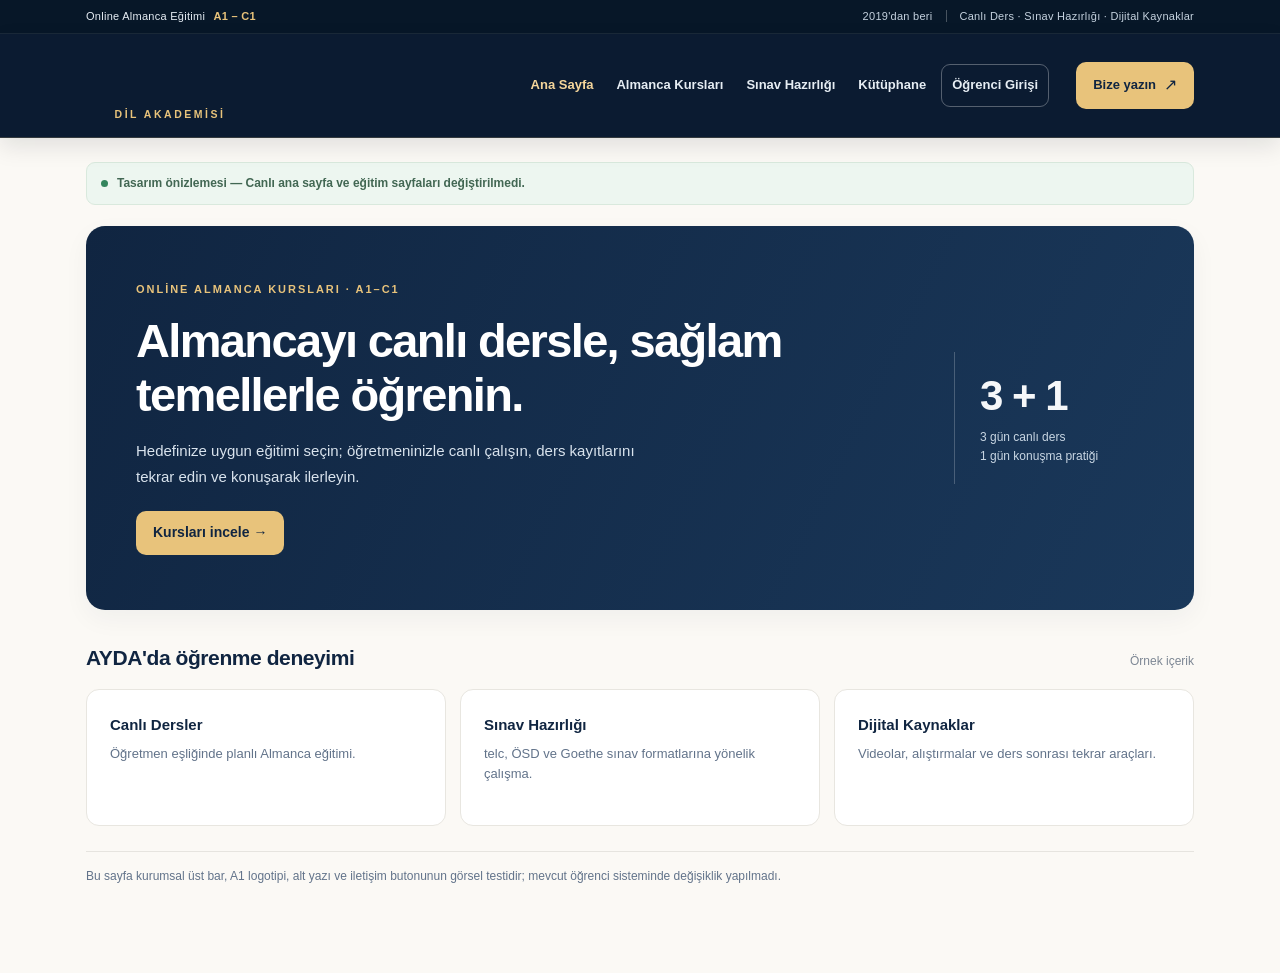
<file: logo-test/index.html>
<!doctype html>
<html lang="tr">
<head>
<meta charset="utf-8">
<meta name="viewport" content="width=device-width, initial-scale=1, viewport-fit=cover">
<meta name="theme-color" content="#0b1b31">
<meta name="robots" content="noindex,nofollow">
<meta name="description" content="AYDA Dil Akademisi kurumsal üst bar ve logo tasarım önizlemesi.">
<title>AYDA Dil Akademisi | Kurumsal Üst Bar Önizlemesi</title>
<style>
:root{--navy:#102541;--navy-deep:#0b1b31;--gold:#e8c37b;--gold-muted:#928056;--paper:#fbf9f5;--slate:#62738a;--border:#e4e5e6}
*{box-sizing:border-box}
html{scroll-behavior:smooth}
body{margin:0;background:var(--paper);font-family:Inter,-apple-system,BlinkMacSystemFont,"Segoe UI",Arial,sans-serif;color:var(--navy);line-height:1.55}
a{text-decoration:none;color:inherit}button{font:inherit;cursor:pointer}
.site-header{position:sticky;top:0;z-index:20;background:var(--navy-deep);border-bottom:1px solid rgba(255,255,255,.14);box-shadow:0 3px 16px rgba(16,37,65,.1)}
.header-inner{max-width:1160px;min-height:92px;margin:0 auto;padding:12px 26px;display:flex;align-items:center;gap:24px}
.identity{display:inline-flex;flex-direction:column;align-items:center;justify-content:center;width:171px;flex:0 0 171px;line-height:1;min-width:0}
.site-header .brand{display:block;width:171px;height:62px;flex:0 0 62px;max-width:100%;background-repeat:no-repeat;background-position:center center;background-size:contain;filter:none}
.identity-sub{margin-top:-3px;display:block;color:var(--gold);text-align:center;white-space:nowrap;font-size:10px;line-height:1.35;font-weight:800;letter-spacing:.245em}
.main-nav{margin-left:auto;display:flex;gap:5px;align-items:center}
.main-nav a{font-size:13px;font-weight:650;padding:9px 10px;border-radius:8px;white-space:nowrap;color:#f0f3f7}
.main-nav a:hover,.main-nav a:focus-visible{background:rgba(255,255,255,.12)}
.header-actions{display:flex;align-items:center;gap:12px;margin-left:auto;flex:none}
.cta{display:inline-flex;align-items:center;justify-content:center;white-space:nowrap;background:var(--gold);color:var(--navy-deep);padding:0 20px;min-height:50px;border-radius:11px;font-size:14px;font-weight:750;box-shadow:0 5px 16px rgba(16,37,65,.09);transition:background .15s ease}
.cta:hover,.cta:focus-visible{background:#f2d69d}.cta-arrow{margin-left:8px;font-size:16px;font-weight:400}
.menu-toggle{display:none;justify-content:center;align-items:center;flex-direction:column;gap:5px;width:48px;height:50px;background:rgba(255,255,255,.06);border:1px solid rgba(255,255,255,.4);border-radius:11px;color:#fff;padding:0}
.menu-toggle span{width:19px;height:2px;border-radius:2px;background:currentColor}
.mobile-menu[hidden]{display:none!important}.mobile-menu{display:none}
main{max-width:1160px;margin:auto;padding:24px 26px 76px}
.preview-strip{display:flex;align-items:center;gap:9px;color:#426753;background:#edf6f0;border:1px solid #d9e9dd;padding:11px 14px;border-radius:9px;font-size:12px;font-weight:650;margin-bottom:21px}
.preview-strip::before{content:"";display:inline-block;flex:0 0 7px;width:7px;height:7px;border-radius:50%;background:#34855d}
.hero{border-radius:19px;padding:55px 50px;min-height:342px;background:linear-gradient(116deg,#102541,#1a385a);color:white;display:grid;grid-template-columns:minmax(0,1fr) 190px;align-items:center;gap:32px;box-shadow:0 9px 26px #1025410c}
.kicker{display:block;color:var(--gold);font-size:11px;font-weight:850;letter-spacing:.18em;text-transform:uppercase;margin-bottom:16px}
.hero h1{margin:0 0 15px;max-width:690px;font-size:clamp(31px,4.2vw,47px);line-height:1.16;letter-spacing:-.035em}
.hero p{color:#d9e3ed;font-size:15px;line-height:1.75;max-width:530px;margin:0 0 21px}
.hero-link{display:inline-flex;align-items:center;border-radius:10px;background:var(--gold);color:var(--navy);font-size:14px;font-weight:800;min-height:44px;padding:10px 17px}
.hero-aside{border-left:1px solid #ffffff38;padding:19px 0 19px 25px;color:#f5f7f9}
.hero-aside strong{font-size:42px;letter-spacing:-.035em;line-height:1.2}
.hero-aside small{display:block;color:#c8d6e3;line-height:1.55;margin-top:7px;font-size:12px}
.section-head{display:flex;align-items:baseline;justify-content:space-between;gap:12px;margin:32px 0 14px}.section-head h2{margin:0;font-size:21px;letter-spacing:-.02em}.section-head span{font-size:12px;color:#7d8794}
.cards{display:grid;grid-template-columns:repeat(3,minmax(0,1fr));gap:14px}
.card{background:#fff;border:1px solid #e8e6e0;border-radius:13px;padding:23px;min-height:137px}
.card-title{display:block;font-size:15px;font-weight:800;margin-bottom:8px}.card p{font-size:13px;color:var(--slate);margin:0}
.footer-note{margin-top:25px;border-top:1px solid #e6e4df;padding-top:15px;color:var(--slate);font-size:12px}
@media(max-width:1030px){.main-nav{display:none}.header-actions{margin-left:auto}.menu-toggle{display:flex}.mobile-menu{display:grid;position:absolute;top:100%;left:0;right:0;background:var(--navy-deep);color:#fff;border-top:1px solid rgba(255,255,255,.15);padding:8px max(16px,calc((100vw - 1160px)/2 + 26px)) 16px;box-shadow:0 15px 25px #10254130}.mobile-menu a{display:block;padding:12px 10px;border-bottom:1px solid rgba(255,255,255,.13);font-size:14px;font-weight:650;color:#f0f3f7}.mobile-menu .mobile-contact{color:var(--gold);font-weight:800}}
@media(max-width:650px){.header-inner{min-height:85px;padding:12px 16px;gap:9px}.identity{width:141px;flex:0 0 141px}.site-header .brand{width:141px;height:51px;flex-basis:51px}.identity-sub{font-size:8.7px;letter-spacing:.19em;margin-top:-2px}.cta{min-height:47px;padding:0 13px;font-size:13px;border-radius:10px}.cta-arrow{margin-left:5px;font-size:14px}.menu-toggle{width:44px;height:47px;border-radius:10px}main{padding:15px 14px 50px}.hero{padding:31px 23px;border-radius:15px;grid-template-columns:1fr;gap:16px;min-height:unset}.hero h1{font-size:30px;line-height:1.2}.hero p{font-size:14px}.hero-aside{border-left:0;border-top:1px solid #ffffff2b;padding:13px 0 0;display:flex;align-items:baseline;gap:15px}.hero-aside strong{font-size:28px}.hero-aside small{margin:0}.cards{grid-template-columns:1fr;gap:11px}.card{padding:20px;min-height:0}.section-head{margin-top:24px}.section-head h2{font-size:19px}.preview-strip{font-size:11px}}
@media(max-width:370px){.header-inner{padding:11px 10px;gap:7px}.identity{width:122px;flex-basis:122px}.site-header .brand{width:122px;height:45px;flex-basis:45px}.identity-sub{font-size:8px;letter-spacing:.13em}.cta{padding:0 10px;font-size:12px}.menu-toggle{width:40px}}
@media(prefers-reduced-motion:reduce){html{scroll-behavior:auto}.cta{transition:none}}

/* AYDA Onaylanan Kurumsal Header · 2026-10-20 · Tek Orijinal Logo */
.utility-strip{background:#071728;color:#e6edf4;font-size:11px;letter-spacing:.025em;border-bottom:1px solid rgba(255,255,255,.08)}
.utility-inner{max-width:1160px;min-height:33px;padding:7px 26px;margin:0 auto;display:flex;align-items:center;justify-content:space-between;gap:20px;line-height:1.4}
.utility-inner b{font-weight:800;color:#e8c37b;margin-left:5px}
.utility-right{display:flex;align-items:center;gap:13px;color:#c5d2df}
.utility-separator{height:12px;width:1px;background:rgba(255,255,255,.26)}
.site-header{background:#0b1b31!important;border-bottom:1px solid rgba(232,195,123,.19)!important;box-shadow:0 9px 22px rgba(4,18,34,.10)!important}
.header-inner{min-height:103px;gap:27px;padding:15px 26px}
.identity{width:168px;flex:0 0 168px;gap:0}
.site-header .brand{width:168px;height:61px;flex:0 0 61px;background-position:center;background-size:contain;filter:none!important}
.identity-sub{margin-top:-2px;font-size:10.5px;letter-spacing:.24em;line-height:1.32;color:#e8c37b}
.main-nav{margin-left:auto;gap:3px}
.main-nav a{padding:11px 10px;color:#e6edf3;font-size:13px;font-weight:650;line-height:1.4;border-radius:9px}
.main-nav a:hover,.main-nav a:focus-visible{background:rgba(255,255,255,.10)}
.main-nav a[aria-current="page"]{color:#f5d69b}
.main-nav .student-link{border:1px solid rgba(255,255,255,.3);margin-left:2px}
.header-actions{margin-left:0;gap:10px}
.cta{background:#e8c37b;color:#102541;padding:0 17px;min-height:47px;font-size:13px;border-radius:10px;font-weight:800;box-shadow:none}
.cta:hover,.cta:focus-visible{background:#f5d99c}
.menu-toggle{background:rgba(255,255,255,.07);border:1px solid rgba(255,255,255,.38);color:#fff}
.mobile-menu{background:#0b1b31;color:#eef3f9;border-color:rgba(255,255,255,.16)}
.mobile-menu a{color:#eef3f9;border-color:rgba(255,255,255,.13)}
.mobile-menu a:hover,.mobile-menu a:focus-visible{background:rgba(255,255,255,.09)}
.mobile-menu .mobile-contact{color:#e8c37b;font-weight:800}
:focus-visible{outline:2px solid #e8c37b;outline-offset:3px}
@media(max-width:1110px){.header-inner{gap:18px}.main-nav a{padding:10px 7px;font-size:12.5px}}
@media(max-width:1030px){
 .header-inner{min-height:90px}
 .header-actions{margin-left:auto}
 .mobile-menu{background:#0b1b31}
 .mobile-menu a{color:#f0f3f7}
 .mobile-menu .mobile-contact{color:#e8c37b}
}
@media(max-width:650px){
 .utility-inner{padding:6px 16px;min-height:29px;font-size:10px;gap:8px}
 .utility-right{gap:0}
 .utility-right .utility-separator,.utility-right span:last-child{display:none}
 .header-inner{padding:12px 16px;min-height:82px;gap:9px}
 .identity{width:137px;flex-basis:137px}
 .site-header .brand{width:137px;height:50px;flex-basis:50px}
 .identity-sub{font-size:8.6px;letter-spacing:.2em;margin-top:-1px}
 .cta{padding:0 13px;min-height:45px;font-size:12.5px}
 .menu-toggle{width:43px;height:45px}
}
@media(max-width:370px){
 .utility-inner{padding:5px 10px;font-size:9px}
 .header-inner{padding:10px;gap:7px}
 .identity{width:122px;flex-basis:122px}
 .site-header .brand{width:122px;height:45px;flex-basis:45px}
 .identity-sub{font-size:8px;letter-spacing:.13em}
 .cta{font-size:12px;padding:0 10px}
 .menu-toggle{width:40px}
}

</style>
<script defer src="../ayda-brand.js"></script>
<script defer src="./brand-test.js"></script>
</head>
<body>
<div class="utility-strip" aria-label="AYDA eğitim bilgileri">
  <div class="utility-inner">
    <span>Online Almanca Eğitimi <b>A1 – C1</b></span>
    <span class="utility-right"><span>2019'dan beri</span><span class="utility-separator" aria-hidden="true"></span><span>Canlı Ders · Sınav Hazırlığı · Dijital Kaynaklar</span></span>
  </div>
</div>
<header class="site-header">
  <div class="header-inner">
    <a href="https://www.aydadil.com/" class="identity" aria-label="AYDA Dil Akademisi ana sayfa">
      <span class="brand" aria-hidden="true"></span>
      <span class="identity-sub">DİL AKADEMİSİ</span>
    </a>
    <nav class="main-nav" aria-label="Ana menü">
      <a href="https://www.aydadil.com/" aria-current="page">Ana Sayfa</a>
      <a href="https://www.aydadil.com/#kurslar">Almanca Kursları</a>
      <a href="https://www.aydadil.com/#sinav">Sınav Hazırlığı</a>
      <a href="https://www.aydadil.com/bibliothek/">Kütüphane</a>
      <a class="student-link" href="https://www.aydadil.com/a1ayda/">Öğrenci Girişi</a>
    </nav>
    <div class="header-actions">
      <a class="cta" href="https://wa.me/905409122503?text=Merhaba%20AYDA%20Dil%20Akademisi%2C%20Almanca%20kurslar%C4%B1n%C4%B1z%20hakk%C4%B1nda%20bilgi%20almak%20istiyorum." target="_blank" rel="noopener noreferrer" aria-label="AYDA Dil Akademisine WhatsApp üzerinden yazın">Bize yazın <span class="cta-arrow" aria-hidden="true">↗</span></a>
      <button class="menu-toggle" type="button" aria-label="Menüyü aç" aria-expanded="false" aria-controls="mobileMenu"><span></span><span></span><span></span></button>
    </div>
  </div>
  <nav id="mobileMenu" class="mobile-menu" aria-label="Mobil menü" hidden>
    <a href="https://www.aydadil.com/">Ana Sayfa</a>
    <a href="https://www.aydadil.com/#kurslar">Almanca Kursları</a>
    <a href="https://www.aydadil.com/#sinav">Sınav Hazırlığı</a>
    <a href="https://www.aydadil.com/bibliothek/">Dijital Kütüphane</a>
    <a href="https://www.aydadil.com/a1ayda/">Öğrenci Girişi</a>
    <a class="mobile-contact" href="https://wa.me/905409122503?text=Merhaba%20AYDA%20Dil%20Akademisi%2C%20Almanca%20kurslar%C4%B1n%C4%B1z%20hakk%C4%B1nda%20bilgi%20almak%20istiyorum." target="_blank" rel="noopener noreferrer">Bize yazın ↗</a>
  </nav>
</header>
<main>
<div class="preview-strip">Tasarım önizlemesi — Canlı ana sayfa ve eğitim sayfaları değiştirilmedi.</div>
<section class="hero" aria-label="AYDA Dil Akademisi tanıtım örneği">
<div>
<span class="kicker">Online Almanca Kursları · A1–C1</span>
<h1>Almancayı canlı dersle, sağlam temellerle öğrenin.</h1>
<p>Hedefinize uygun eğitimi seçin; öğretmeninizle canlı çalışın, ders kayıtlarını tekrar edin ve konuşarak ilerleyin.</p>
<a class="hero-link" href="https://www.aydadil.com/#kurslar">Kursları incele →</a>
</div>
<div class="hero-aside"><strong>3 + 1</strong><small>3 gün canlı ders<br>1 gün konuşma pratiği</small></div>
</section>
<section>
<div class="section-head"><h2>AYDA'da öğrenme deneyimi</h2><span>Örnek içerik</span></div>
<div class="cards">
<div class="card"><span class="card-title">Canlı Dersler</span><p>Öğretmen eşliğinde planlı Almanca eğitimi.</p></div>
<div class="card"><span class="card-title">Sınav Hazırlığı</span><p>telc, ÖSD ve Goethe sınav formatlarına yönelik çalışma.</p></div>
<div class="card"><span class="card-title">Dijital Kaynaklar</span><p>Videolar, alıştırmalar ve ders sonrası tekrar araçları.</p></div>
</div>
</section>
<p class="footer-note">Bu sayfa kurumsal üst bar, A1 logotipi, alt yazı ve iletişim butonunun görsel testidir; mevcut öğrenci sisteminde değişiklik yapılmadı.</p>
</main>
<script>
(()=>{
const toggle=document.querySelector(".menu-toggle"),menu=document.getElementById("mobileMenu");
if(!toggle||!menu)return;
toggle.addEventListener("click",()=>{
  const next=toggle.getAttribute("aria-expanded")!=="true";
  toggle.setAttribute("aria-expanded",String(next));
  toggle.setAttribute("aria-label",next?"Menüyü kapat":"Menüyü aç");
  menu.hidden=!next;
});
document.addEventListener("keydown",e=>{
  if(e.key==="Escape"&&!menu.hidden){menu.hidden=true;toggle.setAttribute("aria-expanded","false");toggle.setAttribute("aria-label","Menüyü aç");toggle.focus()}
});
})();
</script>
</body>
</html>
</file>
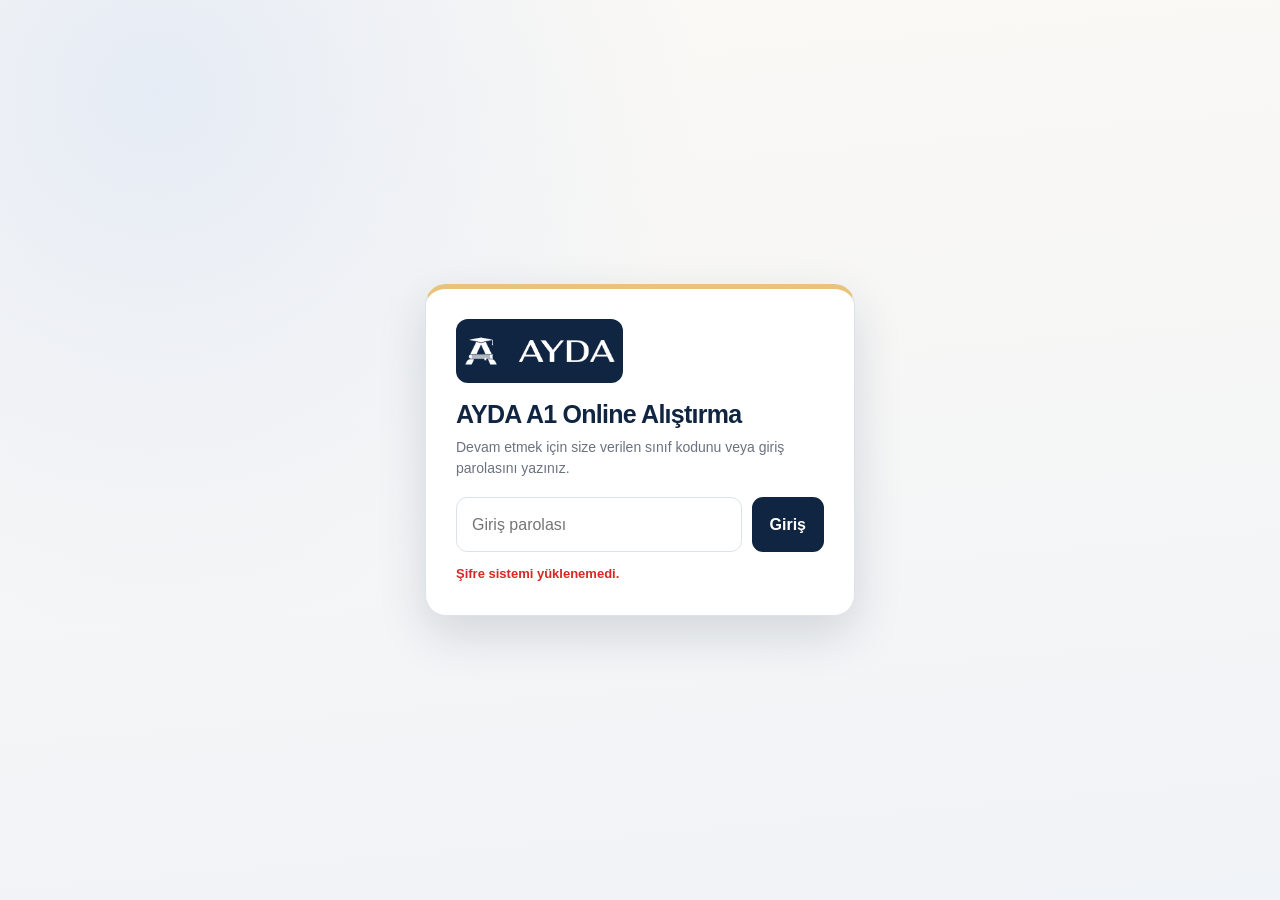
<file: preview/index.html>
<!doctype html>
<html lang="tr">
  <head>
    <meta charset="UTF-8" />
    <meta name="viewport" content="width=device-width, initial-scale=1.0" />
    <meta name="theme-color" content="#0b1b31" />
    <meta name="robots" content="noindex,nofollow" />
    <meta name="description" content="AYDA A1 için 24 ünitede kısa ve özgün Almanca alıştırmaları." />
    <meta property="og:title" content="AYDA A1 Online Alıştırma" />
    <meta property="og:description" content="Almancayı mantığıyla öğren." />
    <link rel="icon" type="image/png" href="./og.png" />
    <title>AYDA A1 Online Alıştırma</title>
    <style>
      #aydaLoginBox {
        position: fixed;
        inset: 0;
        z-index: 999999;
        display: grid;
        place-items: center;
        min-height: 100dvh;
        padding: max(20px, env(safe-area-inset-top)) max(20px, env(safe-area-inset-right)) max(20px, env(safe-area-inset-bottom)) max(20px, env(safe-area-inset-left));
        overflow-y: auto;
        background:
          radial-gradient(circle at top left, rgba(35, 64, 120, 0.14), transparent 34%),
          linear-gradient(180deg, #f8fbff 0%, #eef3fb 100%);
        font-family: Inter, -apple-system, BlinkMacSystemFont, "Segoe UI", Arial, sans-serif;
        color: #1f2937;
      }

      #aydaLoginBox .ayda-login-card {
        width: min(100%, 430px);
        background: #ffffff;
        border: 1px solid #dce3f0;
        border-radius: 28px;
        padding: clamp(22px, 5vw, 30px);
        box-shadow: 0 20px 50px rgba(35, 64, 120, 0.18);
      }

      #aydaLoginBox .ayda-login-logo {
        width: 58px;
        height: 58px;
        display: grid;
        place-items: center;
        margin-bottom: 16px;
        border-radius: 18px;
        background: #234078;
        color: #ffffff;
        font-size: 20px;
        font-weight: 900;
      }

      #aydaLoginBox h1 {
        margin: 0 0 8px;
        color: #172b52;
        font-size: clamp(22px, 6vw, 25px);
        line-height: 1.2;
        letter-spacing: -0.03em;
      }

      #aydaLoginBox p {
        margin: 0 0 18px;
        color: #6b7280;
        font-size: 14px;
        line-height: 1.5;
      }

      #aydaLoginBox .ayda-password-row {
        display: flex;
        gap: 10px;
      }

      #aydaPasswordInput {
        flex: 1;
        min-width: 0;
        min-height: 50px;
        border: 1px solid #dce3f0;
        border-radius: 16px;
        padding: 14px 15px;
        background: #ffffff;
        color: #1f2937;
        font: inherit;
        font-size: 16px;
        outline: none;
      }

      #aydaPasswordInput:focus {
        border-color: #234078;
        box-shadow: 0 0 0 4px rgba(35, 64, 120, 0.10);
      }

      #aydaLoginBox .ayda-login-btn {
        min-height: 50px;
        border: 0;
        border-radius: 16px;
        padding: 0 18px;
        background: #234078;
        color: #ffffff;
        font: inherit;
        font-weight: 900;
        cursor: pointer;
      }

      #aydaLoginBox .ayda-login-btn:hover { background: #172b52; }
      #aydaLoginBox .ayda-login-btn:focus-visible { outline: 3px solid #79a7f0; outline-offset: 3px; }

      #aydaLoginMessage {
        min-height: 18px;
        margin-top: 12px;
        color: #dc2626;
        font-size: 13px;
        font-weight: 700;
      }

      #aydaProtectedContent { display: none; }

      @media (max-width: 680px) {
        #aydaLoginBox .ayda-password-row { flex-direction: column; }
        #aydaLoginBox .ayda-login-btn { padding: 14px 18px; }
      }

      @media (max-width: 360px) {
        #aydaLoginBox { padding: 12px; }
        #aydaLoginBox .ayda-login-card { border-radius: 20px; padding: 20px; }
      }

      @media (max-height: 520px) and (orientation: landscape) {
        #aydaLoginBox { place-items: start center; }
        #aydaLoginBox .ayda-login-logo { width: 46px; height: 46px; margin-bottom: 10px; border-radius: 14px; }
      }
    </style>
    <script type="module" crossorigin src="./assets/index-DRCE9iGL.js"></script>
    <link rel="stylesheet" crossorigin href="./assets/index-OVjCbFV6.css">
    <link rel="stylesheet" href="./ayda-a1-hybrid.css">
    <link rel="stylesheet" href="./ayda-a1-unified.css">
    <link rel="stylesheet" href="./ayda-a1-b1-parity.css">
  </head>
  <body>

    <section id="aydaLoginBox" aria-label="AYDA giriş ekranı">
      <div class="ayda-login-card">
        <div class="ayda-login-logo">AY</div>
        <h1>AYDA A1 Online Alıştırma</h1>
        <p>Devam etmek için size verilen sınıf kodunu veya giriş parolasını yazınız.</p>

        <form class="ayda-password-row" onsubmit="aydaCheckPassword(); return false;">
          <input
            id="aydaPasswordInput"
            type="password"
            placeholder="Giriş parolası"
            autocomplete="off"
            aria-describedby="aydaLoginMessage"
          />
          <button class="ayda-login-btn" type="submit">Giriş</button>
        </form>

        <div id="aydaLoginMessage" role="status" aria-live="polite"></div>
      </div>
    </section>

    <div id="aydaProtectedContent">
      <div id="root"></div>
    </div>

    <script defer src="./ayda-brand.js"></script>
    <script defer src="./ayda-a1-hybrid.js"></script>
    <script defer src="./ayda-a1-unified.js"></script>
    <script defer src="./ayda-a1-b1-parity.js"></script>
    <script
      src="https://onurqlp.github.io/ayda-pass/access-control.js"
      onerror="document.getElementById('aydaLoginMessage').textContent='Şifre sistemi yüklenemedi.'"
    ></script>
  </body>
</html>
</file>
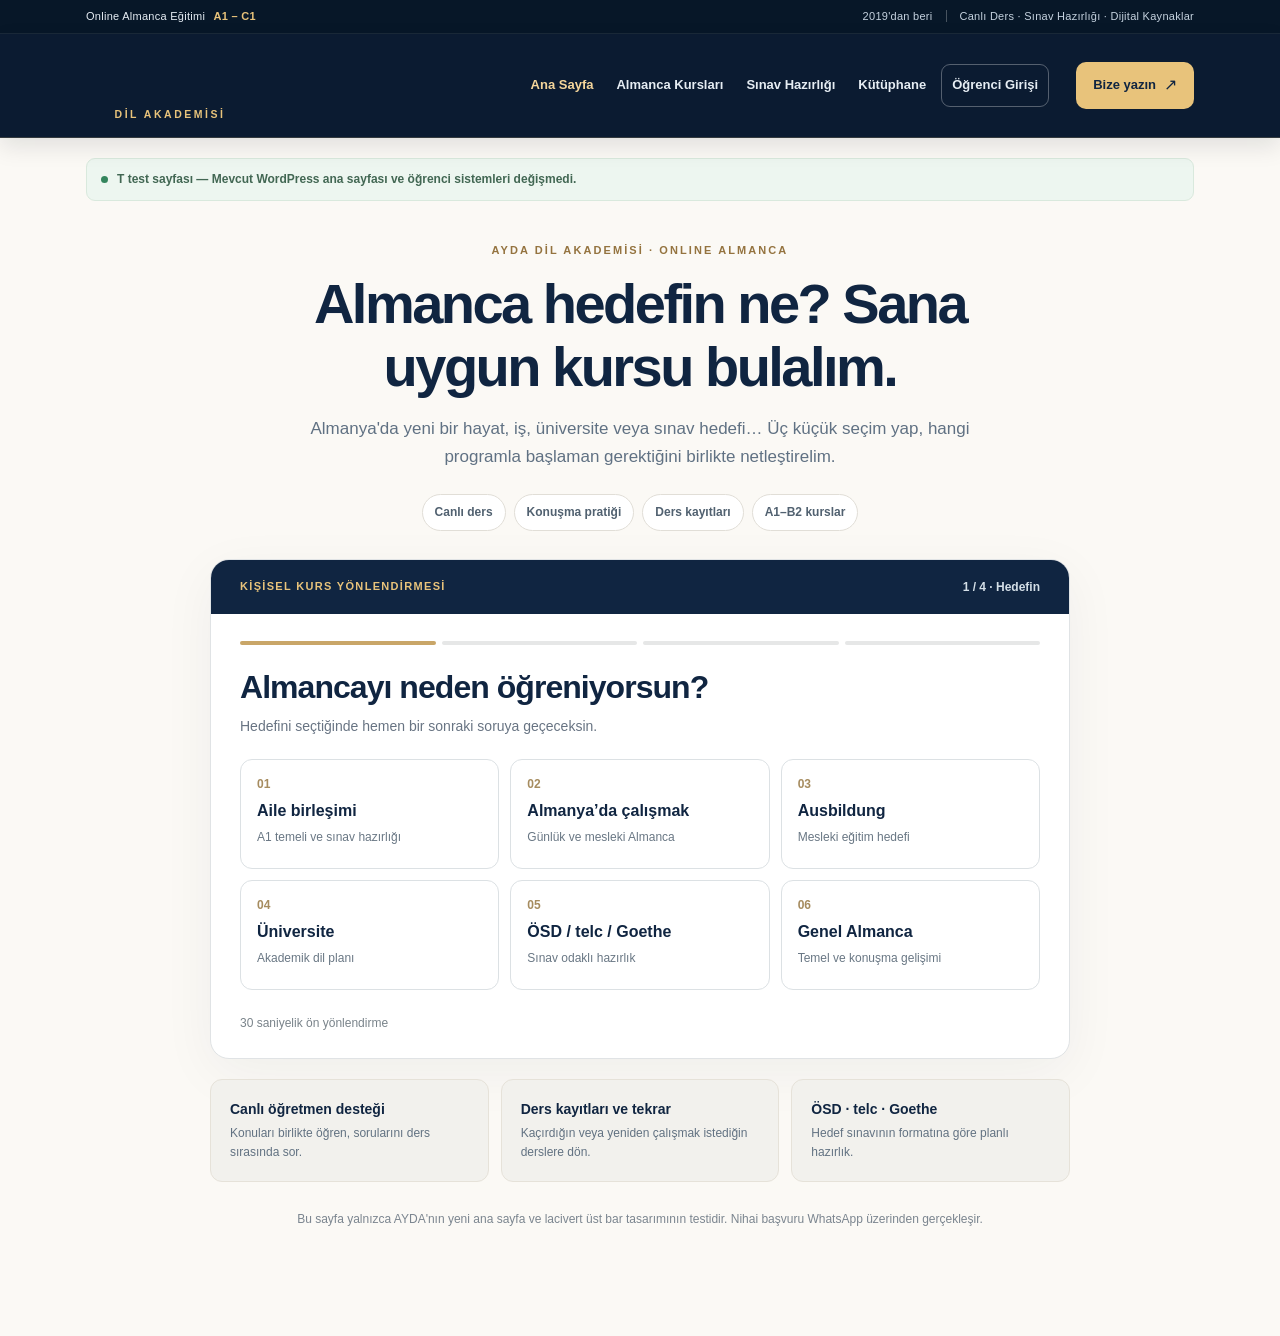
<file: t/index.html>
<!doctype html>
<html lang="tr">
<head>
<meta charset="utf-8">
<meta name="viewport" content="width=device-width, initial-scale=1, viewport-fit=cover">
<meta name="theme-color" content="#0b1b31">
<meta name="robots" content="noindex,nofollow">
<meta name="description" content="AYDA lacivert ana sayfa ve hedefe göre kurs seçim akışının test önizlemesi.">
<title>AYDA | Lacivert Ana Sayfa T Testi</title>
<style>
:root{--navy:#102541;--navy-deep:#0b1b31;--gold:#e8c37b;--gold-muted:#928056;--paper:#fbf9f5;--slate:#62738a;--border:#e4e5e6}
*{box-sizing:border-box}
html{scroll-behavior:smooth}
body{margin:0;background:var(--paper);font-family:Inter,-apple-system,BlinkMacSystemFont,"Segoe UI",Arial,sans-serif;color:var(--navy);line-height:1.55}
a{text-decoration:none;color:inherit}button{font:inherit;cursor:pointer}
.site-header{position:sticky;top:0;z-index:20;background:var(--navy-deep);border-bottom:1px solid rgba(255,255,255,.14);box-shadow:0 3px 16px rgba(16,37,65,.1)}
.header-inner{max-width:1160px;min-height:92px;margin:0 auto;padding:12px 26px;display:flex;align-items:center;gap:24px}
.identity{display:inline-flex;flex-direction:column;align-items:center;justify-content:center;width:171px;flex:0 0 171px;line-height:1;min-width:0}
.site-header .brand{display:block;width:171px;height:62px;flex:0 0 62px;max-width:100%;background-repeat:no-repeat;background-position:center center;background-size:contain;filter:none}
.identity-sub{margin-top:-3px;display:block;color:var(--gold);text-align:center;white-space:nowrap;font-size:10px;line-height:1.35;font-weight:800;letter-spacing:.245em}
.main-nav{margin-left:auto;display:flex;gap:5px;align-items:center}
.main-nav a{font-size:13px;font-weight:650;padding:9px 10px;border-radius:8px;white-space:nowrap;color:#f0f3f7}
.main-nav a:hover,.main-nav a:focus-visible{background:rgba(255,255,255,.12)}
.header-actions{display:flex;align-items:center;gap:12px;margin-left:auto;flex:none}
.cta{display:inline-flex;align-items:center;justify-content:center;white-space:nowrap;background:var(--gold);color:var(--navy-deep);padding:0 20px;min-height:50px;border-radius:11px;font-size:14px;font-weight:750;box-shadow:0 5px 16px rgba(16,37,65,.09);transition:background .15s ease}
.cta:hover,.cta:focus-visible{background:#f2d69d}.cta-arrow{margin-left:8px;font-size:16px;font-weight:400}
.menu-toggle{display:none;justify-content:center;align-items:center;flex-direction:column;gap:5px;width:48px;height:50px;background:rgba(255,255,255,.06);border:1px solid rgba(255,255,255,.4);border-radius:11px;color:#fff;padding:0}
.menu-toggle span{width:19px;height:2px;border-radius:2px;background:currentColor}
.mobile-menu[hidden]{display:none!important}.mobile-menu{display:none}
main{max-width:1160px;margin:auto;padding:24px 26px 76px}
.preview-strip{display:flex;align-items:center;gap:9px;color:#426753;background:#edf6f0;border:1px solid #d9e9dd;padding:11px 14px;border-radius:9px;font-size:12px;font-weight:650;margin-bottom:21px}
.preview-strip::before{content:"";display:inline-block;flex:0 0 7px;width:7px;height:7px;border-radius:50%;background:#34855d}
.hero{border-radius:19px;padding:55px 50px;min-height:342px;background:linear-gradient(116deg,#102541,#1a385a);color:white;display:grid;grid-template-columns:minmax(0,1fr) 190px;align-items:center;gap:32px;box-shadow:0 9px 26px #1025410c}
.kicker{display:block;color:var(--gold);font-size:11px;font-weight:850;letter-spacing:.18em;text-transform:uppercase;margin-bottom:16px}
.hero h1{margin:0 0 15px;max-width:690px;font-size:clamp(31px,4.2vw,47px);line-height:1.16;letter-spacing:-.035em}
.hero p{color:#d9e3ed;font-size:15px;line-height:1.75;max-width:530px;margin:0 0 21px}
.hero-link{display:inline-flex;align-items:center;border-radius:10px;background:var(--gold);color:var(--navy);font-size:14px;font-weight:800;min-height:44px;padding:10px 17px}
.hero-aside{border-left:1px solid #ffffff38;padding:19px 0 19px 25px;color:#f5f7f9}
.hero-aside strong{font-size:42px;letter-spacing:-.035em;line-height:1.2}
.hero-aside small{display:block;color:#c8d6e3;line-height:1.55;margin-top:7px;font-size:12px}
.section-head{display:flex;align-items:baseline;justify-content:space-between;gap:12px;margin:32px 0 14px}.section-head h2{margin:0;font-size:21px;letter-spacing:-.02em}.section-head span{font-size:12px;color:#7d8794}
.cards{display:grid;grid-template-columns:repeat(3,minmax(0,1fr));gap:14px}
.card{background:#fff;border:1px solid #e8e6e0;border-radius:13px;padding:23px;min-height:137px}
.card-title{display:block;font-size:15px;font-weight:800;margin-bottom:8px}.card p{font-size:13px;color:var(--slate);margin:0}
.footer-note{margin-top:25px;border-top:1px solid #e6e4df;padding-top:15px;color:var(--slate);font-size:12px}
@media(max-width:1030px){.main-nav{display:none}.header-actions{margin-left:auto}.menu-toggle{display:flex}.mobile-menu{display:grid;position:absolute;top:100%;left:0;right:0;background:var(--navy-deep);color:#fff;border-top:1px solid rgba(255,255,255,.15);padding:8px max(16px,calc((100vw - 1160px)/2 + 26px)) 16px;box-shadow:0 15px 25px #10254130}.mobile-menu a{display:block;padding:12px 10px;border-bottom:1px solid rgba(255,255,255,.13);font-size:14px;font-weight:650;color:#f0f3f7}.mobile-menu .mobile-contact{color:var(--gold);font-weight:800}}
@media(max-width:650px){.header-inner{min-height:85px;padding:12px 16px;gap:9px}.identity{width:141px;flex:0 0 141px}.site-header .brand{width:141px;height:51px;flex-basis:51px}.identity-sub{font-size:8.7px;letter-spacing:.19em;margin-top:-2px}.cta{min-height:47px;padding:0 13px;font-size:13px;border-radius:10px}.cta-arrow{margin-left:5px;font-size:14px}.menu-toggle{width:44px;height:47px;border-radius:10px}main{padding:15px 14px 50px}.hero{padding:31px 23px;border-radius:15px;grid-template-columns:1fr;gap:16px;min-height:unset}.hero h1{font-size:30px;line-height:1.2}.hero p{font-size:14px}.hero-aside{border-left:0;border-top:1px solid #ffffff2b;padding:13px 0 0;display:flex;align-items:baseline;gap:15px}.hero-aside strong{font-size:28px}.hero-aside small{margin:0}.cards{grid-template-columns:1fr;gap:11px}.card{padding:20px;min-height:0}.section-head{margin-top:24px}.section-head h2{font-size:19px}.preview-strip{font-size:11px}}
@media(max-width:370px){.header-inner{padding:11px 10px;gap:7px}.identity{width:122px;flex-basis:122px}.site-header .brand{width:122px;height:45px;flex-basis:45px}.identity-sub{font-size:8px;letter-spacing:.13em}.cta{padding:0 10px;font-size:12px}.menu-toggle{width:40px}}
@media(prefers-reduced-motion:reduce){html{scroll-behavior:auto}.cta{transition:none}}

/* AYDA Onaylanan Kurumsal Header · 2026-10-20 · Tek Orijinal Logo */
.utility-strip{background:#071728;color:#e6edf4;font-size:11px;letter-spacing:.025em;border-bottom:1px solid rgba(255,255,255,.08)}
.utility-inner{max-width:1160px;min-height:33px;padding:7px 26px;margin:0 auto;display:flex;align-items:center;justify-content:space-between;gap:20px;line-height:1.4}
.utility-inner b{font-weight:800;color:#e8c37b;margin-left:5px}
.utility-right{display:flex;align-items:center;gap:13px;color:#c5d2df}
.utility-separator{height:12px;width:1px;background:rgba(255,255,255,.26)}
.site-header{background:#0b1b31!important;border-bottom:1px solid rgba(232,195,123,.19)!important;box-shadow:0 9px 22px rgba(4,18,34,.10)!important}
.header-inner{min-height:103px;gap:27px;padding:15px 26px}
.identity{width:168px;flex:0 0 168px;gap:0}
.site-header .brand{width:168px;height:61px;flex:0 0 61px;background-position:center;background-size:contain;filter:none!important}
.identity-sub{margin-top:-2px;font-size:10.5px;letter-spacing:.24em;line-height:1.32;color:#e8c37b}
.main-nav{margin-left:auto;gap:3px}
.main-nav a{padding:11px 10px;color:#e6edf3;font-size:13px;font-weight:650;line-height:1.4;border-radius:9px}
.main-nav a:hover,.main-nav a:focus-visible{background:rgba(255,255,255,.10)}
.main-nav a[aria-current="page"]{color:#f5d69b}
.main-nav .student-link{border:1px solid rgba(255,255,255,.3);margin-left:2px}
.header-actions{margin-left:0;gap:10px}
.cta{background:#e8c37b;color:#102541;padding:0 17px;min-height:47px;font-size:13px;border-radius:10px;font-weight:800;box-shadow:none}
.cta:hover,.cta:focus-visible{background:#f5d99c}
.menu-toggle{background:rgba(255,255,255,.07);border:1px solid rgba(255,255,255,.38);color:#fff}
.mobile-menu{background:#0b1b31;color:#eef3f9;border-color:rgba(255,255,255,.16)}
.mobile-menu a{color:#eef3f9;border-color:rgba(255,255,255,.13)}
.mobile-menu a:hover,.mobile-menu a:focus-visible{background:rgba(255,255,255,.09)}
.mobile-menu .mobile-contact{color:#e8c37b;font-weight:800}
:focus-visible{outline:2px solid #e8c37b;outline-offset:3px}
@media(max-width:1110px){.header-inner{gap:18px}.main-nav a{padding:10px 7px;font-size:12.5px}}
@media(max-width:1030px){
 .header-inner{min-height:90px}
 .header-actions{margin-left:auto}
 .mobile-menu{background:#0b1b31}
 .mobile-menu a{color:#f0f3f7}
 .mobile-menu .mobile-contact{color:#e8c37b}
}
@media(max-width:650px){
 .utility-inner{padding:6px 16px;min-height:29px;font-size:10px;gap:8px}
 .utility-right{gap:0}
 .utility-right .utility-separator,.utility-right span:last-child{display:none}
 .header-inner{padding:12px 16px;min-height:82px;gap:9px}
 .identity{width:137px;flex-basis:137px}
 .site-header .brand{width:137px;height:50px;flex-basis:50px}
 .identity-sub{font-size:8.6px;letter-spacing:.2em;margin-top:-1px}
 .cta{padding:0 13px;min-height:45px;font-size:12.5px}
 .menu-toggle{width:43px;height:45px}
}
@media(max-width:370px){
 .utility-inner{padding:5px 10px;font-size:9px}
 .header-inner{padding:10px;gap:7px}
 .identity{width:122px;flex-basis:122px}
 .site-header .brand{width:122px;height:45px;flex-basis:45px}
 .identity-sub{font-size:8px;letter-spacing:.13em}
 .cta{font-size:12px;padding:0 10px}
 .menu-toggle{width:40px}
}


/* AYDA T / Homepage conversion preview. Header uses the approved A1 design unchanged. */
#ana-icerik{max-width:1160px;margin:auto;padding:20px 26px 80px}
.t-lead{max-width:910px;margin:36px auto 28px;text-align:center}
.t-eyebrow{color:#94733f;font-size:11px;letter-spacing:.19em;font-weight:850;text-transform:uppercase}
.t-lead h1{margin:12px auto 16px;max-width:790px;font-size:clamp(31px,5vw,56px);line-height:1.12;letter-spacing:-.045em}
.t-lead p{color:#607183;margin:0 auto;max-width:660px;font-size:clamp(14px,2vw,17px);line-height:1.65}
.t-highlights{display:flex;flex-wrap:wrap;gap:8px;align-items:center;justify-content:center;margin:23px auto 0}
.t-highlights span{font-size:12px;font-weight:650;border:1px solid #e1ded7;background:#fff;padding:8px 12px;border-radius:100px;color:#516170}
.t-wizard{max-width:860px;margin:25px auto 0;border:1px solid #e0e3e5;background:#fff;box-shadow:0 14px 54px rgba(14,34,53,.05);border-radius:19px;overflow:hidden;scroll-margin-top:160px}
.t-wizard-top{display:flex;align-items:center;justify-content:space-between;padding:18px 29px;background:#102541;color:#f2f5f8;gap:14px}
.t-wizard-top span{font-size:11px;letter-spacing:.12em;text-transform:uppercase;font-weight:850;color:#e8c37b}
.t-wizard-top strong{font-size:12px;font-weight:650;color:#d4dfe7}
.t-wizard-body{padding:27px 29px 25px;min-height:345px}
.t-progress{display:grid;grid-template-columns:repeat(4,1fr);gap:6px;margin-bottom:23px}
.t-progress i{height:4px;background:#e6e7e7;border-radius:6px}
.t-progress i.active{background:#c9a668}
.t-step{display:none;animation:t-in .18s ease}
.t-step.active{display:block}
.t-step h2{font-size:clamp(24px,3vw,32px);line-height:1.2;letter-spacing:-.03em;margin:0 0 9px}
.t-step .t-hint{color:#687483;font-size:14px;margin:0 0 22px}
.t-options{display:grid;grid-template-columns:repeat(3,minmax(0,1fr));gap:11px}
.t-option{display:flex;flex-direction:column;justify-content:flex-start;align-items:flex-start;gap:8px;background:#fff;border:1px solid #dce1e4;border-radius:12px;padding:17px 16px;min-height:110px;font:inherit;color:#102541;text-align:left;line-height:1.3;transition:border-color .12s ease,background .12s ease;min-width:0;overflow-wrap:anywhere}
.t-option:hover,.t-option:focus-visible{background:#fbf9f5;border-color:#b39b70;outline:2px solid transparent}
.t-option .t-no{font-size:12px;color:#a68c5f;font-weight:750}
.t-option b{font-size:16px;line-height:1.25}
.t-option small{font-size:12px;line-height:1.4;color:#697784;font-weight:400}
.t-foot{margin-top:24px;display:flex;align-items:center;justify-content:space-between;gap:12px}
.t-back{border:0;background:transparent;color:#53667b;text-decoration:underline;cursor:pointer;padding:7px 2px}
.t-back[hidden]{display:none}
.t-count{font-size:12px;color:#79838a}
.t-result{background:#f7f7f4;border:1px solid #e1dfd7;padding:19px;border-radius:12px;margin-bottom:19px}
.t-result strong{font-size:19px;color:#102541;display:block}
.t-result p{font-size:13px;color:#586a79;margin:8px 0 0}
.t-primary{display:flex;align-items:center;justify-content:center;text-align:center;text-decoration:none;width:100%;border:0;border-radius:10px;min-height:49px;background:#1b795c;color:white;font:inherit;font-size:15px;font-weight:780;cursor:pointer}
.t-privacy{font-size:11px;line-height:1.55;color:#75808a;margin:11px 0 0}
.t-below{display:grid;grid-template-columns:repeat(3,minmax(0,1fr));gap:12px;max-width:860px;margin:20px auto}
.t-feature{border-radius:12px;background:#f2f1ed;border:1px solid #e6e2d9;padding:19px}
.t-feature strong{font-size:14px;display:block;margin-bottom:4px;color:#102541}
.t-feature p{font-size:12px;color:#627282;margin:0;line-height:1.55}
.t-end{text-align:center;margin:28px auto;color:#7b858f;font-size:12px;max-width:760px}
@keyframes t-in{from{opacity:.6;transform:translateY(4px)}to{opacity:1;transform:translateY(0)}}
@media(max-width:650px){
 #ana-icerik{padding:11px 14px 74px}
 .t-lead{margin:24px auto 19px;text-align:left}
 .t-lead h1{font-size:clamp(31px,8.2vw,39px);margin:11px 0 12px}
 .t-lead p{font-size:14px}
 .t-highlights{justify-content:flex-start;gap:6px;margin-top:15px}
 .t-highlights span{font-size:10.5px;padding:6px 9px}
 .t-wizard{border-radius:13px;margin-top:20px;scroll-margin-top:127px}
 .t-wizard-top{padding:12px 15px}
 .t-wizard-top span{font-size:10px}
 .t-wizard-top strong{font-size:11px}
 .t-wizard-body{padding:18px 14px 13px;min-height:unset}
 .t-step h2{font-size:25px}
 .t-step .t-hint{font-size:13px;margin-bottom:15px}
 .t-options{grid-template-columns:repeat(2,minmax(0,1fr));gap:9px}
 .t-option{padding:13px 11px;min-height:91px;gap:5px}
 .t-option b{font-size:14px}
 .t-option small{font-size:11px}
 .t-foot{margin-top:15px}
 .t-feature{padding:15px}
 .t-below{grid-template-columns:1fr;gap:8px}
 .t-result{padding:15px}
}
@media(max-width:370px){.t-option{padding:12px 9px}.t-option b{font-size:13px}.t-option small{font-size:10.5px}.t-highlights span{font-size:10px}}
@media(prefers-reduced-motion:reduce){.t-step{animation:none}}

</style>
<script defer src="../ayda-brand.js"></script>
<script defer src="../logo-test/brand-test.js"></script>
</head>
<body>
<div class="utility-strip" aria-label="AYDA eğitim bilgileri">
  <div class="utility-inner">
    <span>Online Almanca Eğitimi <b>A1 – C1</b></span>
    <span class="utility-right"><span>2019'dan beri</span><span class="utility-separator" aria-hidden="true"></span><span>Canlı Ders · Sınav Hazırlığı · Dijital Kaynaklar</span></span>
  </div>
</div>
<header class="site-header">
  <div class="header-inner">
    <a href="https://www.aydadil.com/" class="identity" aria-label="AYDA Dil Akademisi ana sayfa">
      <span class="brand" aria-hidden="true"></span>
      <span class="identity-sub">DİL AKADEMİSİ</span>
    </a>
    <nav class="main-nav" aria-label="Ana menü">
      <a href="https://www.aydadil.com/" aria-current="page">Ana Sayfa</a>
      <a href="https://www.aydadil.com/#kurslar">Almanca Kursları</a>
      <a href="https://www.aydadil.com/#sinav">Sınav Hazırlığı</a>
      <a href="https://www.aydadil.com/bibliothek/">Kütüphane</a>
      <a class="student-link" href="https://www.aydadil.com/a1ayda/">Öğrenci Girişi</a>
    </nav>
    <div class="header-actions">
      <a class="cta" href="https://wa.me/905409122503?text=Merhaba%20AYDA%20Dil%20Akademisi%2C%20Almanca%20kurslar%C4%B1n%C4%B1z%20hakk%C4%B1nda%20bilgi%20almak%20istiyorum." target="_blank" rel="noopener noreferrer" aria-label="AYDA Dil Akademisine WhatsApp üzerinden yazın">Bize yazın <span class="cta-arrow" aria-hidden="true">↗</span></a>
      <button class="menu-toggle" type="button" aria-label="Menüyü aç" aria-expanded="false" aria-controls="mobileMenu"><span></span><span></span><span></span></button>
    </div>
  </div>
  <nav id="mobileMenu" class="mobile-menu" aria-label="Mobil menü" hidden>
    <a href="https://www.aydadil.com/">Ana Sayfa</a>
    <a href="https://www.aydadil.com/#kurslar">Almanca Kursları</a>
    <a href="https://www.aydadil.com/#sinav">Sınav Hazırlığı</a>
    <a href="https://www.aydadil.com/bibliothek/">Dijital Kütüphane</a>
    <a href="https://www.aydadil.com/a1ayda/">Öğrenci Girişi</a>
    <a class="mobile-contact" href="https://wa.me/905409122503?text=Merhaba%20AYDA%20Dil%20Akademisi%2C%20Almanca%20kurslar%C4%B1n%C4%B1z%20hakk%C4%B1nda%20bilgi%20almak%20istiyorum." target="_blank" rel="noopener noreferrer">Bize yazın ↗</a>
  </nav>
</header>
<main id="ana-icerik">
<div class="preview-strip" role="status">T test sayfası — Mevcut WordPress ana sayfası ve öğrenci sistemleri değişmedi.</div>
<section class="t-lead">
 <span class="t-eyebrow">AYDA DİL AKADEMİSİ · ONLINE ALMANCA</span>
 <h1>Almanca hedefin ne? Sana uygun kursu bulalım.</h1>
 <p>Almanya'da yeni bir hayat, iş, üniversite veya sınav hedefi… Üç küçük seçim yap, hangi programla başlaman gerektiğini birlikte netleştirelim.</p>
 <div class="t-highlights"><span>Canlı ders</span><span>Konuşma pratiği</span><span>Ders kayıtları</span><span>A1–B2 kurslar</span></div>
</section>
<section id="kurs-plani" class="t-wizard" aria-labelledby="wizard-title">
 <div class="t-wizard-top"><span>Kişisel kurs yönlendirmesi</span><strong id="t-step-label" aria-live="polite">1 / 4 · Hedefin</strong></div>
 <div class="t-wizard-body">
  <div class="t-progress" aria-hidden="true"><i class="active"></i><i></i><i></i><i></i></div>
  <div class="t-step active" data-step="0"><h2 id="wizard-title">Almancayı neden öğreniyorsun?</h2><p class="t-hint">Hedefini seçtiğinde hemen bir sonraki soruya geçeceksin.</p>
   <div class="t-options" data-field="goal">
    <button type="button" class="t-option" data-value="Aile birleşimi"><span class="t-no">01</span><b>Aile birleşimi</b><small>A1 temeli ve sınav hazırlığı</small></button>
    <button type="button" class="t-option" data-value="Almanya'da çalışmak"><span class="t-no">02</span><b>Almanya’da çalışmak</b><small>Günlük ve mesleki Almanca</small></button>
    <button type="button" class="t-option" data-value="Ausbildung"><span class="t-no">03</span><b>Ausbildung</b><small>Mesleki eğitim hedefi</small></button>
    <button type="button" class="t-option" data-value="Üniversite"><span class="t-no">04</span><b>Üniversite</b><small>Akademik dil planı</small></button>
    <button type="button" class="t-option" data-value="ÖSD / telc / Goethe"><span class="t-no">05</span><b>ÖSD / telc / Goethe</b><small>Sınav odaklı hazırlık</small></button>
    <button type="button" class="t-option" data-value="Genel Almanca"><span class="t-no">06</span><b>Genel Almanca</b><small>Temel ve konuşma gelişimi</small></button>
   </div>
  </div>
  <div class="t-step" data-step="1"><h2 id="t-level-heading" tabindex="-1">Şu an Almanca seviyen nedir?</h2><p class="t-hint">Bilmiyorsan “Emin değilim” seçeneğine dokun.</p>
   <div class="t-options" data-field="level">
    <button type="button" class="t-option" data-value="Sıfırdan başlıyorum"><b>Sıfırdan başlıyorum</b><small>Hiç Almanca bilmiyorum</small></button>
    <button type="button" class="t-option" data-value="A1"><b>A1</b><small>Başlangıç</small></button>
    <button type="button" class="t-option" data-value="A2"><b>A2</b><small>Temel iletişim</small></button>
    <button type="button" class="t-option" data-value="B1"><b>B1</b><small>Orta seviye</small></button>
    <button type="button" class="t-option" data-value="B2"><b>B2</b><small>İleri seviye</small></button>
    <button type="button" class="t-option" data-value="Emin değilim"><b>Emin değilim</b><small>Birlikte belirleyelim</small></button>
   </div>
  </div>
  <div class="t-step" data-step="2"><h2 tabindex="-1">Nasıl ders almak istersin?</h2><p class="t-hint">Bir seçenek yeterli. İstersen danışmanımızla sonra değiştirebilirsin.</p>
   <div class="t-options" data-field="lesson">
    <button type="button" class="t-option" data-value="Canlı grup dersi"><b>Canlı grup dersi</b><small>Diğer öğrencilerle, öğretmen eşliğinde</small></button>
    <button type="button" class="t-option" data-value="Özel ders"><b>Özel ders</b><small>Sana özel program</small></button>
    <button type="button" class="t-option" data-value="Kararsızım"><b>Kararsızım</b><small>Öneri almak istiyorum</small></button>
   </div>
  </div>
  <div class="t-step" data-step="3"><h2 tabindex="-1">Sana uygun ilk adım</h2>
   <div class="t-result" aria-live="polite"><strong id="t-result-title">Ön değerlendirme</strong><p id="t-result-text"></p></div>
   <p class="t-hint">Güncel başlangıç tarihini, kontenjanı ve ücreti WhatsApp üzerinden öğrenebilirsin.</p>
   <a id="t-whatsapp-cta" class="t-primary" href="https://wa.me/905409122503" target="_blank" rel="noopener noreferrer">Program ve fiyatı WhatsApp'tan sor ↗</a>
   <p class="t-privacy">Telefon numarası veya form doldurman gerekmez. Seçimlerin WhatsApp mesajına eklenir; mesajı göndermeye sen karar verirsin. Bu öneri resmî seviye veya sınav uygunluğu kararı değildir.</p>
  </div>
  <div class="t-foot"><button type="button" class="t-back" hidden>← Önceki adıma dön</button><span class="t-count" id="t-count">30 saniyelik ön yönlendirme</span></div>
 </div>
</section>
<section class="t-below" aria-label="AYDA'da eğitim deneyimi">
 <div class="t-feature"><strong>Canlı öğretmen desteği</strong><p>Konuları birlikte öğren, sorularını ders sırasında sor.</p></div>
 <div class="t-feature"><strong>Ders kayıtları ve tekrar</strong><p>Kaçırdığın veya yeniden çalışmak istediğin derslere dön.</p></div>
 <div class="t-feature"><strong>ÖSD · telc · Goethe</strong><p>Hedef sınavının formatına göre planlı hazırlık.</p></div>
</section>
<p class="t-end">Bu sayfa yalnızca AYDA'nın yeni ana sayfa ve lacivert üst bar tasarımının testidir. Nihai başvuru WhatsApp üzerinden gerçekleşir.</p>
</main>
<script>
(()=>{
const toggle=document.querySelector(".menu-toggle"),menu=document.getElementById("mobileMenu");
if(!toggle||!menu)return;
toggle.addEventListener("click",()=>{
  const next=toggle.getAttribute("aria-expanded")!=="true";
  toggle.setAttribute("aria-expanded",String(next));
  toggle.setAttribute("aria-label",next?"Menüyü kapat":"Menüyü aç");
  menu.hidden=!next;
});
document.addEventListener("keydown",e=>{
  if(e.key==="Escape"&&!menu.hidden){menu.hidden=true;toggle.setAttribute("aria-expanded","false");toggle.setAttribute("aria-label","Menüyü aç");toggle.focus()}
});
})();
</script>
<script>
(()=>{
"use strict";
const root=document.getElementById("kurs-plani");if(!root)return;
const steps=[...root.querySelectorAll(".t-step")],bars=[...root.querySelectorAll(".t-progress i")],back=root.querySelector(".t-back");
const state={goal:"",level:"",lesson:""};let current=0;
const labels=["Hedefin","Seviyen","Ders tercihin","Önerin"];
function show(n){current=n;steps.forEach((el,i)=>el.classList.toggle("active",i===n));bars.forEach((bar,i)=>bar.classList.toggle("active",i<=n));back.hidden=n===0;root.querySelector("#t-step-label").textContent=(n+1)+" / 4 · "+labels[n];root.querySelector("#t-count").textContent=n===3?"Son adım: WhatsApp mesajın hazır":"30 saniyelik ön yönlendirme";if(n===3){const course=state.level==="Emin değilim"?"Seviye değerlendirmesi":state.level==="Sıfırdan başlıyorum"?"A1 başlangıç programı":state.level+" programı";root.querySelector("#t-result-title").textContent="Ön öneri: "+course;root.querySelector("#t-result-text").textContent="Hedefin: "+state.goal+" · Ders tercihin: "+state.lesson+". Kesin uygunluk ve program AYDA danışmanıyla belirlenir.";const message=["Merhaba AYDA Dil Akademisi,","Almanca hedefim: "+state.goal,"Şu anki seviyem: "+state.level,"Ders tercihim: "+state.lesson,"Bana uygun kursun başlangıç tarihi, ders programı ve ücretini öğrenmek istiyorum."].join("\n");root.querySelector("#t-whatsapp-cta").href="https://wa.me/905409122503?text="+encodeURIComponent(message);}if(n>0)root.scrollIntoView({block:"start",behavior:"auto"});}
root.querySelectorAll("[data-field]").forEach(grp=>grp.addEventListener("click",evt=>{const btn=evt.target.closest("button[data-value]");if(!btn||!grp.contains(btn))return;state[grp.dataset.field]=btn.dataset.value;show(Math.min(3,current+1));}));
back.addEventListener("click",()=>show(Math.max(0,current-1)));

})();
</script>
</body>
</html>
</file>
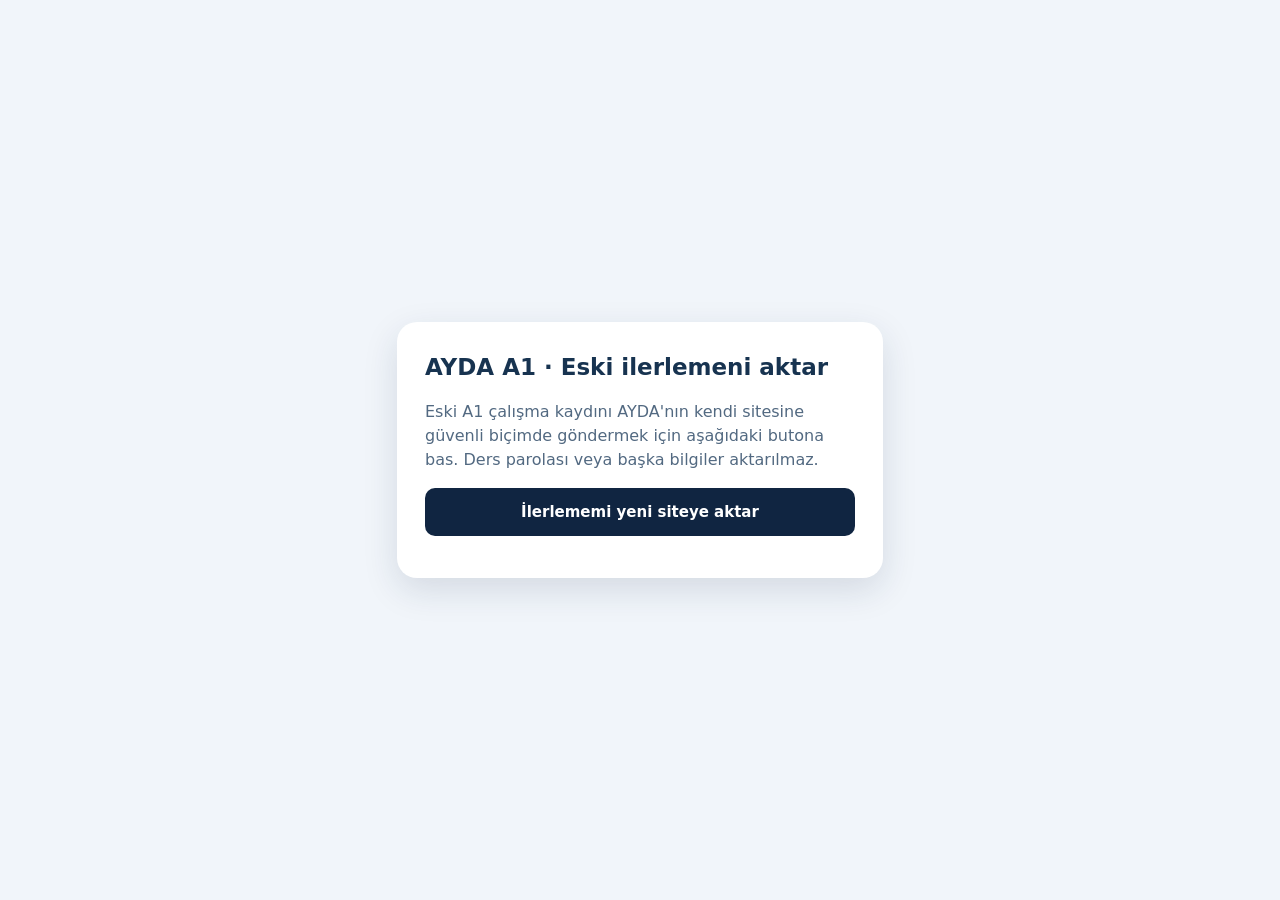
<file: progress-transfer.html>
<!doctype html>
<html lang="tr"><head><meta charset="utf-8"><meta name="viewport" content="width=device-width, initial-scale=1">
<title>AYDA A1 — Eski İlerlemeyi Aktar</title>
<style>body{margin:0;min-height:100vh;display:grid;place-items:center;background:#f1f5fa;font:16px/1.5 system-ui;color:#173350}.wrap{max-width:430px;margin:20px;padding:28px;border-radius:20px;background:white;box-shadow:0 12px 35px #18304b22}h1{font-size:23px;margin-top:0}button{background:#102541;color:#fff;border:0;border-radius:10px;padding:14px 20px;min-height:48px;font:700 15px system-ui;cursor:pointer;width:100%}p{color:#526981}#msg{font-size:14px;font-weight:700}</style></head><body>
<main class="wrap"><h1>AYDA A1 · Eski ilerlemeni aktar</h1><p>Eski A1 çalışma kaydını AYDA'nın kendi sitesine güvenli biçimde göndermek için aşağıdaki butona bas. Ders parolası veya başka bilgiler aktarılmaz.</p><button type="button" id="send">İlerlememi yeni siteye aktar</button><p id="msg" role="status" aria-live="polite"></p></main>
<script>
(function(){
  'use strict';
  const msg=document.getElementById('msg');
  document.getElementById('send').addEventListener('click',function(){
    if(!window.opener){msg.textContent='Bu sayfayı AYDA A1 sayfasındaki “Eski A1 ilerlememi aktar” düğmesinden açın.';return;}
    let saved;try{saved=localStorage.getItem('ayda-a1-progress-v3')}catch(e){}
    if(!saved){msg.textContent='Bu tarayıcıda eski A1 ilerleme kaydı bulunamadı.';return;}
    try{const d=JSON.parse(saved);if(typeof d.lastUnit!=='number'||!d.units||typeof d.units!=='object'){msg.textContent='Kayıt biçimi doğrulanamadı.';return;}}catch(e){msg.textContent='İlerleme kaydı okunamadı.';return;}
    window.opener.postMessage({protocol:'AYDA_A1_PROGRESS_V1',progress:saved},'https://www.aydadil.com');
    msg.textContent='Aktarım gönderildi. Yeni AYDA sekmesine dönüp ilerlemeni kontrol et.';
  });
})();
</script></body></html>
</file>
<file: preview/assets/index-OVjCbFV6.css>
:root{--ayda-navy:#173466;--ayda-navy-deep:#102953;--ayda-blue:#2959a8;--ayda-blue-soft:#eaf1fb;--ayda-gold:#d7aa3e;--ayda-gold-soft:#f8f0dc;--ayda-bg:#f7f6f1;--ayda-surface:#fff;--ayda-text:#14223a;--ayda-muted:#657187;--ayda-line:#dfe3ea;--success:#17754d;--success-bg:#e9f6ef;--danger:#b43a43;--danger-bg:#fff0f1;--shadow:0 18px 45px #132a521a;--content:1120px}*{box-sizing:border-box}html{scroll-behavior:smooth}body{background:var(--ayda-bg);color:var(--ayda-text);-webkit-font-smoothing:antialiased;margin:0;font-family:Aptos,Segoe UI,Arial,sans-serif;font-size:16px;line-height:1.55;overflow-x:hidden}img,video,canvas{max-width:100%;height:auto}main,section,article,div,span{min-width:0}button,input,textarea,select{font:inherit}button,a{-webkit-tap-highlight-color:transparent}button{color:inherit}a{color:inherit;text-decoration:none}button:focus-visible,a:focus-visible,input:focus-visible,textarea:focus-visible,select:focus-visible,summary:focus-visible{outline-offset:3px;outline:3px solid #79a7f0}.app-root{min-height:100vh}.site-header{min-height:92px;padding:19px max(22px, calc((100vw - var(--content)) / 2));color:#fff;background:var(--ayda-navy);border-bottom:4px solid var(--ayda-gold);justify-content:space-between;align-items:center;display:flex}.site-header--compact{min-height:72px;padding-block:12px}.brand{color:inherit;text-align:left;cursor:pointer;background:0 0;border:0;gap:3px;padding:0;display:grid}.brand__name{letter-spacing:.28em;font-size:24px;font-weight:900;line-height:1}.brand__line{background:var(--ayda-gold);width:122px;height:4px;margin-top:4px}.brand__sub{letter-spacing:.22em;opacity:.9;font-size:8px;font-weight:700}.header-level{letter-spacing:.04em;border:1px solid #ffffff59;padding:7px 12px;font-size:13px;font-weight:700}.home-shell,.content-shell{width:min(var(--content), calc(100% - 32px));margin:0 auto}.page-with-nav{padding-bottom:112px}.hero-card{color:#fff;background:linear-gradient(145deg, transparent 0 64%, #ffffff0e 64% 100%), var(--ayda-navy);min-height:470px;box-shadow:var(--shadow);margin-top:22px;padding:40px 28px 30px;position:relative;overflow:hidden}.hero-card:after{content:"A1";letter-spacing:-.08em;color:#ffffff0b;pointer-events:none;font-size:260px;font-weight:900;line-height:1;position:absolute;bottom:-80px;right:-18px}.eyebrow{letter-spacing:.16em;text-transform:uppercase;margin:0 0 16px;font-size:12px;font-weight:900}.eyebrow--gold{color:#9a6e09}.hero-card h1{letter-spacing:-.045em;max-width:680px;margin:0;font-size:clamp(43px,8vw,74px);font-weight:850;line-height:.97}.hero-card__lead{color:#e1e8f4;max-width:560px;margin:24px 0 28px;font-size:18px}.primary-button,.secondary-button,.danger-button{cursor:pointer;border:0;justify-content:center;align-items:center;gap:16px;min-height:52px;padding:13px 20px;font-weight:800;transition:transform .18s,background .18s,box-shadow .18s;display:inline-flex}.primary-button{background:var(--ayda-blue);color:#fff}.primary-button--gold{background:var(--ayda-gold);color:#19253a;min-width:min(100%,360px)}.primary-button--large{width:100%;min-height:58px;font-size:17px}.primary-button:hover,.secondary-button:hover{transform:translateY(-1px);box-shadow:0 10px 24px #0f274f29}.hero-card__metric{color:#d8e1ef;justify-content:space-between;gap:16px;max-width:560px;margin:28px 0 9px;font-size:13px;font-weight:700;display:flex}.progress-track{background:#dfe5ed;width:100%;height:7px;overflow:hidden}.progress-track span{background:var(--ayda-blue);height:100%;transition:width .2s;display:block}.hero-card .progress-wrap{max-width:560px}.hero-card .progress-track{background:#fff3}.hero-card .progress-track span{background:var(--ayda-gold)}.quick-grid{gap:12px;margin-top:16px;display:grid}.quick-card{border:1px solid var(--ayda-line);background:var(--ayda-surface);text-align:left;cursor:pointer;grid-template-columns:42px 1fr auto;align-items:center;gap:14px;min-height:94px;padding:14px 16px;display:grid}.quick-card:hover{border-color:#a7b9d7;box-shadow:0 10px 28px #132a5212}.quick-card--wide{color:#fff;background:linear-gradient(135deg, var(--ayda-blue), var(--ayda-navy));border-color:var(--ayda-navy);border-left:6px solid var(--ayda-gold);min-height:128px;box-shadow:0 12px 28px #132a5229}.quick-card--wide:hover{border-color:var(--ayda-gold);box-shadow:0 15px 32px #132a5238}.quick-card--wide .quick-card__index{color:#f2cb6e}.quick-card--wide strong{color:#fff;font-size:20px}.quick-card--wide small{color:#dce6f5}.quick-card--wide>span:last-child{color:var(--ayda-gold);font-size:26px}.quick-card__index{color:#9a6e09;letter-spacing:.12em;font-size:11px;font-weight:900}.quick-card strong,.quick-card small{display:block}.quick-card strong{font-size:17px}.quick-card small{color:var(--ayda-muted);margin-top:3px;font-size:13px;font-weight:500}.quick-card>span:last-child{color:var(--ayda-blue);font-size:22px}.home-note{background:var(--ayda-blue-soft);border-left:4px solid var(--ayda-blue);align-items:center;gap:16px;margin:16px 0 0;padding:22px;display:flex}.home-note__mark{color:#fff;background:var(--ayda-blue);flex:none;place-items:center;width:48px;height:48px;font-weight:900;display:grid}.home-note strong{display:block}.home-note p{color:var(--ayda-muted);margin:2px 0 0}.bottom-nav{z-index:20;min-height:76px;padding-bottom:env(safe-area-inset-bottom);border-top:1px solid var(--ayda-line);background:#fffffff7;grid-template-columns:repeat(4,1fr);display:grid;position:fixed;bottom:0;left:0;right:0;box-shadow:0 -8px 24px #132a5214}.bottom-nav button{color:var(--ayda-muted);cursor:pointer;background:0 0;border:0;place-content:center;gap:2px;min-height:72px;padding:9px 4px;font-size:11px;font-weight:700;display:grid}.bottom-nav button.is-active{color:var(--ayda-navy);box-shadow:inset 0 3px var(--ayda-gold)}.bottom-nav__icon{font-size:20px;line-height:1}.content-shell{padding-top:38px}.page-heading{max-width:760px;margin-bottom:28px}.page-heading h1{color:var(--ayda-navy);letter-spacing:-.035em;margin:0 0 10px;font-size:clamp(34px,7vw,52px);line-height:1.05}.page-heading p:last-child{color:var(--ayda-muted);margin:0;font-size:17px}.module-list{gap:12px;display:grid}.module{border:1px solid var(--ayda-line);background:var(--ayda-surface)}.module__header{text-align:left;cursor:pointer;background:0 0;border:0;grid-template-columns:48px 1fr 36px;align-items:center;gap:12px;width:100%;min-height:78px;padding:14px 18px;display:grid}.module__number{color:#9a6e09;letter-spacing:.15em;font-size:12px;font-weight:900}.module__header strong,.module__header small{display:block}.module__header strong{color:var(--ayda-navy);font-size:18px}.module__header small{color:var(--ayda-muted);font-size:13px}.module__toggle{background:var(--ayda-blue-soft);width:34px;height:34px;color:var(--ayda-blue);place-items:center;font-size:22px;display:grid}.module__content{border-top:1px solid var(--ayda-line);background:#f1f3f6;gap:12px;padding:0 12px 12px;display:grid}.unit-card{border-left:4px solid var(--ayda-blue);background:#fff;padding:20px}.unit-card__top{color:var(--ayda-blue);letter-spacing:.12em;justify-content:space-between;font-size:11px;font-weight:900;display:flex}.unit-card h2{color:var(--ayda-navy);margin:10px 0 4px;font-size:22px;line-height:1.2}.unit-card p{color:var(--ayda-muted);margin:0 0 12px}.tag-row{flex-wrap:wrap;gap:6px;margin-bottom:14px;display:flex}.tag-row span{background:var(--ayda-blue-soft);color:#31568f;padding:4px 8px;font-size:12px;font-weight:700}.unit-card .progress-wrap{margin:12px 0}.secondary-button{width:100%;color:var(--ayda-navy);background:#eef3fa;border:1px solid #cad6e7}.resource-list{gap:10px;display:grid}.resource-list details{border:1px solid var(--ayda-line);background:#fff}.resource-list summary{cursor:pointer;grid-template-columns:38px 1fr 28px;align-items:center;gap:10px;min-height:64px;padding:12px 16px;list-style:none;display:grid}.resource-list summary::-webkit-details-marker{display:none}.resource-list summary>span{color:#9a6e09;font-size:11px;font-weight:900}.resource-list summary strong{color:var(--ayda-navy)}.resource-list summary b{color:var(--ayda-blue);font-size:22px;font-weight:500}.resource-list details[open] summary b{transform:rotate(45deg)}.resource-panel{padding:4px 16px 16px}.resource-panel a{border-top:1px solid var(--ayda-line);justify-content:space-between;align-items:center;gap:14px;min-height:58px;padding:12px 4px;display:flex}.resource-panel a>span:first-child{font-weight:700}.resource-panel a>span:last-child{color:var(--ayda-blue);white-space:nowrap;font-size:12px}.info-note{background:var(--ayda-gold-soft);border-left:3px solid var(--ayda-gold);margin:6px 0 12px;padding:10px 12px;font-weight:700}.support-card,.how-card,.reset-panel{border:1px solid var(--ayda-line);background:#fff;padding:22px}.support-card{align-items:center;gap:18px;display:grid}.support-card__badge{background:var(--success);color:#fff;place-items:center;width:52px;height:52px;font-weight:900;display:grid}.support-card h2,.how-card h2{color:var(--ayda-navy);margin:0}.support-card p{color:var(--ayda-muted);margin:2px 0 0}.how-card{margin-top:14px}.how-card ol{margin:14px 0 0;padding-left:22px}.how-card li{padding:5px 0}.reset-panel{margin-top:14px}.reset-panel summary{cursor:pointer;color:var(--ayda-navy);font-weight:800}.danger-button{background:var(--danger-bg);color:var(--danger);border:1px solid #eabcc0}.exam-disclaimer{background:var(--ayda-gold-soft);border-left:4px solid var(--ayda-gold);color:#6d5317;margin:-8px 0 18px;padding:14px 16px}.exam-grid{gap:12px;display:grid}.exam-card{border:1px solid var(--ayda-line);background:#fff;padding:20px}.exam-card>div:first-child{color:#87620d;letter-spacing:.08em;text-transform:uppercase;justify-content:space-between;font-size:11px;font-weight:900;display:flex}.exam-card h2{color:var(--ayda-navy);margin:10px 0 6px;font-size:18px}.exam-card p{color:var(--ayda-muted);margin:0 0 16px}.lesson-shell,.exercise-shell{width:min(820px,100% - 32px);margin:0 auto;padding:22px 0 48px}.back-button{min-height:48px;color:var(--ayda-blue);cursor:pointer;background:0 0;border:0;padding:8px 0;font-weight:800}.unit-intro{border-top:5px solid var(--ayda-gold);box-shadow:var(--shadow);background:#fff;margin-top:12px;padding:28px 20px}.unit-intro__number{color:#976c09;letter-spacing:.16em;font-size:11px;font-weight:900}.unit-intro h1{color:var(--ayda-navy);letter-spacing:-.035em;margin:8px 0 10px;font-size:clamp(32px,7vw,48px);line-height:1.06}.unit-intro__lead{color:var(--ayda-muted);margin:0 0 22px;font-size:17px}.logic-explainer{background:var(--ayda-blue-soft);border-left:4px solid var(--ayda-blue);margin-bottom:16px;padding:20px}.logic-explainer__heading span{color:var(--ayda-blue);letter-spacing:.13em;margin-bottom:4px;font-size:10px;font-weight:900;display:block}.logic-explainer__heading h2{color:var(--ayda-navy);margin:0;font-size:clamp(20px,4vw,26px);line-height:1.2}.logic-explainer>p{color:#31425f;margin:12px 0}.logic-explainer ol{margin:0;padding-left:22px}.logic-explainer li{padding:5px 0 5px 4px}.logic-explainer li::marker{color:var(--ayda-blue);font-weight:900}.logic-grid{gap:10px;display:grid}.logic-card{border:1px solid var(--ayda-line);background:#fbfcfe;border-left-width:4px;padding:16px}.logic-card span{letter-spacing:.14em;text-transform:uppercase;margin-bottom:5px;font-size:10px;font-weight:900;display:block}.logic-card p{margin:0}.logic-card--blue{border-left-color:var(--ayda-blue)}.logic-card--blue span{color:var(--ayda-blue)}.logic-card--red{border-left-color:var(--danger)}.logic-card--red span{color:var(--danger)}.logic-card--gold{border-left-color:var(--ayda-gold)}.logic-card--gold span{color:#8a630a}.workbook-note{background:var(--ayda-blue-soft);border-left:4px solid var(--ayda-blue);grid-template-columns:auto 1fr;align-items:center;gap:12px;margin:14px 0;padding:14px;display:grid}.workbook-note span{background:var(--ayda-navy);color:#fff;letter-spacing:.08em;text-transform:uppercase;padding:5px 8px;font-size:10px;font-weight:900}.workbook-note p{margin:0;font-weight:650}.video-resources{background:#f8f5ec;border:1px solid #eadcb8;margin:18px 0;padding:18px}.video-resources__heading span{color:#87620d;letter-spacing:.09em;text-transform:uppercase;font-size:11px;font-weight:900}.video-resources__heading h2{color:var(--ayda-navy);margin:3px 0 14px;font-size:19px}.video-resources__grid{gap:8px;display:grid}.video-resources__grid a{background:#fff;border:1px solid #e3d9be;grid-template-columns:38px 1fr auto;align-items:center;gap:10px;min-height:62px;padding:10px 12px;display:grid}.video-resources__grid a:hover{border-color:var(--ayda-gold)}.video-resources__icon{background:var(--ayda-navy);color:#fff;place-items:center;width:36px;height:36px;font-size:12px;display:grid}.video-resources__grid small,.video-resources__grid strong{display:block}.video-resources__grid small{color:#87620d;letter-spacing:.07em;text-transform:uppercase;font-size:10px;font-weight:900}.video-resources__grid strong{color:var(--ayda-navy);font-size:14px}.video-resources__grid>a>span:last-child{color:var(--ayda-blue)}.exercise-topbar{justify-content:space-between;align-items:center;gap:16px;min-height:52px;display:flex}.exercise-topbar>span{color:var(--ayda-muted);font-size:13px;font-weight:800}.exercise-shell>.progress-wrap{margin-bottom:16px}.exercise-card{min-height:440px;box-shadow:var(--shadow);border-top:4px solid var(--ayda-gold);background:#fff;padding:24px 20px}.exercise-card__meta{justify-content:space-between;align-items:center;gap:10px;min-height:28px;margin-bottom:18px;display:flex}.exercise-card__meta>span:first-child{color:var(--ayda-blue);letter-spacing:.13em;text-transform:uppercase;font-size:11px;font-weight:900}.exam-pill{background:var(--ayda-gold-soft);color:#765708;text-transform:uppercase;padding:4px 7px;font-size:10px;font-weight:900}.source-text{border-left:4px solid var(--ayda-blue);white-space:pre-line;background:#f2f5f9;margin-bottom:18px;padding:16px;font-size:16px}.exercise-card h1{color:var(--ayda-navy);letter-spacing:-.015em;margin:0 0 22px;font-size:clamp(21px,5vw,29px);line-height:1.28}.exercise-topic-help{background:#f7faff;border:1px solid #cbd8ea;margin:-4px 0 20px}.exercise-topic-help summary,.answer-explanation summary{cursor:pointer;justify-content:space-between;align-items:center;gap:12px;min-height:50px;padding:11px 14px;font-weight:850;list-style:none;display:flex}.exercise-topic-help summary::-webkit-details-marker{display:none}.answer-explanation summary::-webkit-details-marker{display:none}.exercise-topic-help summary{color:var(--ayda-navy)}.exercise-topic-help summary b,.answer-explanation summary b{flex:none;place-items:center;width:28px;height:28px;font-size:21px;font-weight:500;transition:transform .18s;display:grid}.exercise-topic-help summary b{color:var(--ayda-blue);background:var(--ayda-blue-soft)}.exercise-topic-help[open] summary b,.answer-explanation[open] summary b{transform:rotate(45deg)}.exercise-topic-help__content{border-top:1px solid #d9e3f0;padding:0 14px 15px}.exercise-topic-help__content>strong{color:var(--ayda-navy);margin-top:13px;font-size:17px;display:block}.exercise-topic-help__content p{color:#42516a;margin:8px 0 0}.exercise-topic-help__example{border-left:3px solid var(--ayda-gold);background:#fff;padding:10px 12px}.option-list{gap:10px;display:grid}.option-list button{text-align:left;cursor:pointer;background:#fff;border:1px solid #cfd7e3;grid-template-columns:34px 1fr;align-items:center;gap:12px;width:100%;min-height:58px;padding:12px 14px;display:grid}.option-list button>span{width:32px;height:32px;color:var(--ayda-muted);background:#eef2f7;place-items:center;font-size:12px;display:grid}.option-list button b{font-weight:650}.option-list button.is-selected{border:2px solid var(--ayda-blue);background:var(--ayda-blue-soft);padding:11px 13px}.option-list button.is-selected>span{background:var(--ayda-blue);color:#fff}.input-label{gap:8px;display:grid}.input-label>span{color:var(--ayda-muted);font-size:13px;font-weight:800}.input-label input,.input-label textarea,.matching-grid select{width:100%;color:var(--ayda-text);background:#fff;border:1px solid #bfc9d8;padding:13px}.input-label input{min-height:54px}.input-label textarea{resize:vertical;min-height:104px}.order-result{background:var(--ayda-blue-soft);min-height:66px;color:var(--ayda-navy);border:1px solid #bed0e9;padding:16px;font-size:18px;font-weight:750}.order-result.is-empty{color:var(--ayda-muted);font-weight:500}.token-grid{flex-wrap:wrap;gap:8px;margin-top:14px;display:flex}.token-grid button{cursor:pointer;background:#fff;border:1px solid #bdc8d8;min-height:46px;padding:9px 13px;font-weight:700}.token-grid button.is-selected{opacity:.35}.text-button{min-height:44px;color:var(--ayda-blue);cursor:pointer;background:0 0;border:0;padding:8px 0;font-weight:800;text-decoration:underline}.matching-grid{gap:10px;display:grid}.matching-grid label{background:#f5f7fa;gap:6px;padding:12px;display:grid}.matching-grid label>span{color:var(--ayda-navy);font-weight:800}.feedback{border-left:4px solid;margin-top:18px;padding:15px}.feedback strong{font-size:17px}.feedback p{margin:5px 0 0}.feedback--success{background:var(--success-bg);border-color:var(--success);color:#12593d}.feedback--error{background:var(--danger-bg);border-color:var(--danger);color:#782b31}.answer-explanation{background:#ffffffa3;border:1px solid;margin-top:12px}.answer-explanation summary{min-height:46px;padding-block:8px}.answer-explanation summary span{font-size:14px}.answer-explanation summary b{color:currentColor;background:#ffffffc7}.answer-explanation>p{color:var(--ayda-text);border-top:1px solid;margin:0;padding:12px 14px 14px}.exercise-action{padding:14px 0 calc(14px + env(safe-area-inset-bottom));background:linear-gradient(to top, var(--ayda-bg) 78%, transparent);position:sticky;bottom:0}.summary-card{border-top:5px solid var(--ayda-gold);box-shadow:var(--shadow);text-align:center;background:#fff;margin-top:28px;padding:34px 20px}.summary-card__mark{background:var(--success-bg);width:62px;height:62px;color:var(--success);border-radius:50%;place-items:center;margin:0 auto 16px;font-size:32px;font-weight:900;display:grid}.summary-card h1{max-width:560px;color:var(--ayda-navy);margin:0 auto 10px;font-size:clamp(30px,7vw,46px);line-height:1.08}.summary-card__lead{max-width:560px;color:var(--ayda-muted);margin:0 auto 24px}.score-grid{border:1px solid var(--ayda-line);grid-template-columns:repeat(3,1fr);margin:20px 0;display:grid}.score-grid div{border-right:1px solid var(--ayda-line);padding:16px 6px}.score-grid div:last-child{border-right:0}.score-grid strong,.score-grid span{display:block}.score-grid strong{color:var(--ayda-navy);font-size:24px}.score-grid span{color:var(--ayda-muted);font-size:12px}.summary-actions{justify-content:center;gap:20px;margin-top:10px;display:flex}@media (width>=700px){.hero-card{margin-top:34px;padding:62px 56px 42px}.quick-grid{grid-template-columns:1fr 1fr}.quick-card--wide{grid-column:1/-1}.module__content{grid-template-columns:repeat(3,1fr);padding:14px}.unit-card{flex-direction:column;display:flex}.unit-card .secondary-button{margin-top:auto}.logic-grid,.video-resources__grid{grid-template-columns:repeat(3,1fr)}.video-resources__grid a{grid-template-columns:38px 1fr;align-content:start}.video-resources__grid>a>span:last-child{display:none}.resource-panel{padding-inline:66px}.exam-grid{grid-template-columns:1fr 1fr}.support-card{grid-template-columns:auto 1fr auto}.matching-grid{grid-template-columns:1fr 1fr}.bottom-nav{border:1px solid var(--ayda-line);width:min(620px,100% - 32px);bottom:16px;left:50%;right:auto;transform:translate(-50%)}.page-with-nav{padding-bottom:124px}.unit-intro{padding:36px 32px}.exercise-card{padding:30px}}@media (width>=1050px){.quick-grid{grid-template-columns:1.3fr 1fr 1fr}.quick-card--wide{grid-area:span 2;align-content:center;min-height:232px}.quick-card--wide>span:last-child{align-self:end}}@media (width<=699px){.site-header{min-height:76px;padding:14px 18px}.brand__name{font-size:21px}.brand__line{width:106px}.header-level{padding:6px 9px;font-size:11px}.home-shell,.content-shell{width:min(100% - 24px, var(--content))}.hero-card{min-height:auto;margin-top:14px;padding:34px 22px 28px}.hero-card:after{font-size:180px;bottom:-46px;right:-8px}.hero-card h1{font-size:clamp(39px,13vw,56px)}.hero-card__lead{margin:18px 0 22px;font-size:16px}.hero-card__metric{margin-top:22px}.primary-button--gold{width:100%;min-width:0}.quick-grid{gap:9px}.quick-card{grid-template-columns:34px 1fr auto;gap:10px;min-height:86px;padding:12px 14px}.quick-card--wide{min-height:112px}.quick-card--wide strong{font-size:18px}.home-note{align-items:flex-start;padding:16px}.home-note__mark{width:42px;height:42px}.content-shell{padding-top:26px}.page-heading{margin-bottom:20px}.page-heading h1{font-size:clamp(31px,10vw,42px)}.module__header{grid-template-columns:38px 1fr 34px;gap:9px;padding-inline:12px}.module__header strong{font-size:16px}.module__content{padding:10px}.unit-card{padding:17px}.resource-list summary{grid-template-columns:30px 1fr 26px;padding-inline:13px}.resource-panel{padding-inline:13px}.resource-panel a{align-items:flex-start}.resource-panel a>span:last-child{font-size:11px}.lesson-shell,.exercise-shell{width:min(100% - 24px,820px);padding-top:12px}.unit-intro{margin-top:6px;padding:23px 16px}.unit-intro__lead{font-size:16px}.logic-explainer{padding:16px}.logic-explainer ol{padding-left:19px}.logic-card{padding:14px}.workbook-note{grid-template-columns:1fr;gap:8px}.workbook-note span{width:max-content}.video-resources{padding:14px}.exercise-topbar{min-height:46px}.exercise-topbar>span{white-space:nowrap;font-size:12px}.exercise-card{min-height:0;padding:20px 15px}.exercise-card__meta{margin-bottom:14px}.exercise-card h1{margin-bottom:18px}.source-text{overflow-wrap:anywhere;padding:13px;font-size:15px}.exercise-topic-help{margin-bottom:16px}.option-list button{grid-template-columns:32px 1fr;gap:9px;min-height:54px;padding:10px 11px}.option-list button.is-selected{padding:9px 10px}.token-grid button{min-height:44px}.feedback{padding:13px}.exercise-action{padding-top:10px}.summary-card{margin-top:12px;padding:28px 16px}.summary-actions{flex-wrap:wrap;gap:8px 18px}.support-card .primary-button{width:100%}}@media (width<=380px){.site-header{padding-inline:16px}.header-level{display:none}.home-shell,.content-shell,.lesson-shell,.exercise-shell{width:min(100% - 24px, var(--content))}.hero-card{padding-inline:20px}.hero-card__metric{display:grid}.score-grid strong{font-size:20px}.bottom-nav button{font-size:10px}.bottom-nav__icon{font-size:18px}.score-grid div{padding-inline:3px}.score-grid span{font-size:10px}.exercise-topic-help summary,.answer-explanation summary{padding-inline:11px}}@media (prefers-reduced-motion:reduce){*,:before,:after{scroll-behavior:auto!important;transition:none!important}}
</file>
<file: preview/ayda-a1-hybrid.css>
/* AYDA A1 / Hibrit öğrenme – mevcut içeriği değiştirmeyen eklenti
   Orijinal ders metinleri, videolar ve sorular CSS ile sadece bölümlere ayrılır.
 */
:root{--a1-navy:#102541;--a1-gold:#e8c37b;--a1-cream:#fbf9f5;--a1-line:#d9e3eb;--a1-green:#187962}
body{background:var(--a1-cream)}
body[data-ayda-a1-view="intro"] .lesson-shell,
body[data-ayda-a1-view="exercise"] .exercise-shell{padding-bottom:max(112px,calc(90px + env(safe-area-inset-bottom)))}
body[data-ayda-a1-view="intro"] .unit-intro{
  border-top:4px solid var(--a1-gold);
  border-radius:16px;
  margin-top:10px;
  padding:clamp(16px,3vw,28px);
  box-shadow:0 10px 34px #12285012;
}
body[data-ayda-a1-view="intro"] .unit-intro h1{font-size:clamp(27px,5vw,39px);line-height:1.18;margin-top:8px}
body[data-ayda-a1-view="intro"] .unit-intro__lead{font-size:15px;margin-bottom:14px;line-height:1.5}
body[data-ayda-a1-view="intro"] .logic-explainer{border-radius:12px;padding:18px}
body[data-ayda-a1-view="intro"] .logic-grid{gap:10px}
body[data-ayda-a1-view="intro"] .logic-grid article{border-radius:10px}
body[data-ayda-a1-view="intro"] .video-resources{border-radius:13px;background:#f8fafc;border-color:#e0e7ef;margin:10px 0}
body[data-ayda-a1-view="intro"] .video-resources__grid{grid-template-columns:1fr;gap:6px}
body[data-ayda-a1-view="intro"] .video-resources__grid a{min-height:58px;border-radius:10px;text-decoration:none;cursor:pointer}
body[data-ayda-a1-view="intro"] .video-resources__grid a.ayda-a1-video-active{
  border-color:#bda06a;background:#fff9eb;box-shadow:inset 3px 0 var(--a1-gold)
}
body[data-ayda-a1-view="intro"] .video-resources__grid a:focus-visible{outline:3px solid #b78622;outline-offset:2px}

/* Three user-facing sections: no original content is removed from DOM. */
body[data-ayda-a1-view="intro"] .logic-explainer,
body[data-ayda-a1-view="intro"] .logic-grid,
body[data-ayda-a1-view="intro"] #aydaA1TeacherNote,
body[data-ayda-a1-view="intro"] .workbook-note,
body[data-ayda-a1-view="intro"] .video-resources,
body[data-ayda-a1-view="intro"] #aydaA1EndLearn,
body[data-ayda-a1-view="intro"] #aydaA1EndVideo,
body[data-ayda-a1-view="intro"] #aydaA1IntroHelp,
body[data-ayda-a1-view="intro"] .unit-intro > button.primary-button{display:none!important}

body[data-ayda-a1-view="intro"][data-ayda-a1-tab="learn"] .logic-explainer{display:block!important}
body[data-ayda-a1-view="intro"][data-ayda-a1-tab="learn"] .logic-grid{display:grid!important}
body[data-ayda-a1-view="intro"][data-ayda-a1-tab="learn"] #aydaA1TeacherNote{display:block!important}
body[data-ayda-a1-view="intro"][data-ayda-a1-tab="learn"] .workbook-note{display:flex!important}
body[data-ayda-a1-view="intro"][data-ayda-a1-tab="learn"] #aydaA1EndLearn{display:flex!important}
body[data-ayda-a1-view="intro"][data-ayda-a1-tab="video"] .video-resources{display:block!important}
body[data-ayda-a1-view="intro"][data-ayda-a1-tab="video"] #aydaA1EndVideo{display:flex!important}
body[data-ayda-a1-view="intro"][data-ayda-a1-tab="practice"] #aydaA1IntroHelp{display:block!important}
body[data-ayda-a1-view="intro"][data-ayda-a1-tab="practice"] .unit-intro > button.primary-button{display:inline-flex!important}
#aydaA1StudyNav{margin:14px 0 18px;padding:14px;border:1px solid #dce4ec;border-radius:13px;background:#fff;box-shadow:0 4px 18px #1228500d}
.ayda-a1-nav__heading{display:flex;justify-content:space-between;gap:8px;align-items:center;margin-bottom:10px}
.ayda-a1-nav__heading strong{font-size:14px;color:var(--a1-navy)}
.ayda-a1-nav__heading span{font-size:12px;color:#64798c;text-align:right}
.ayda-a1-nav__tabs{display:grid;grid-template-columns:repeat(3,minmax(0,1fr));gap:7px}
#aydaA1StudyNav .ayda-a1-nav-tab{
  border:1px solid #d9e2eb;background:#f6f8fb;color:#25405c;
  border-radius:10px;min-height:48px;padding:8px 6px;
  font-size:13px;font-weight:800;line-height:1.25;cursor:pointer
}
#aydaA1StudyNav .ayda-a1-nav-tab.active{background:var(--a1-navy);border-color:var(--a1-navy);color:white}
.ayda-a1-nav__next{display:flex;justify-content:space-between;align-items:center;gap:12px;margin-top:12px}
.ayda-a1-nav__next span{font-size:12px;color:#64798c}
.ayda-a1-action{
  min-height:44px;min-width:0;
  padding:9px 13px;border:1px solid #d8e2eb;border-radius:10px;
  background:#f8fafc;color:#294660;font-size:13px;font-weight:800;
  cursor:pointer;text-align:center
}
.ayda-a1-action--primary{background:var(--a1-navy);color:white;border-color:var(--a1-navy)}
.ayda-a1-action:hover{filter:brightness(.96)}
.ayda-a1-action:focus-visible,.ayda-a1-nav-tab:focus-visible{outline:3px solid #ba9245;outline-offset:2px}
.ayda-a1-inline-footer{display:flex;justify-content:flex-end;gap:8px;flex-wrap:wrap;margin:16px 0;padding-top:14px;border-top:1px solid #e3e9ef}
.ayda-a1-practice-info{
  background:#eaf4ef;border-left:4px solid var(--a1-green);border-radius:9px;
  padding:15px 16px;margin:14px 0;color:#2d5549;font-size:14px;line-height:1.65
}
body[data-ayda-a1-view="intro"][data-ayda-a1-tab="practice"] .unit-intro > button.primary-button{border-radius:11px}

/* New material is additive; original grammar explanations remain above. */
.ayda-a1-teacher-note{
  background:#f1f5fa;border:1px solid #dbe5ef;border-radius:13px;
  padding:18px 19px;margin:14px 0
}
.ayda-a1-teacher-note >strong{display:block;font-size:13px;color:#244766;margin-bottom:8px}
.ayda-a1-teacher-note >p{font-size:14px;color:#38536a;margin:0 0 12px;line-height:1.7}
.ayda-a1-teacher-example{display:grid;gap:4px;padding:13px 15px;border-radius:9px;border-left:3px solid var(--a1-gold);background:white}
.ayda-a1-teacher-example b{font-size:16px;color:#132c45}
.ayda-a1-teacher-example span{font-size:13px;color:#64798c}

/* Three existing Drive recordings per unit can play inside the site. */
.ayda-a1-player{
  background:#fff;border:1px solid #e0e8f0;border-radius:12px;
  padding:12px;margin-bottom:14px
}
.ayda-a1-player__top{display:flex;align-items:center;justify-content:space-between;gap:8px;margin-bottom:9px}
.ayda-a1-player__top strong{font-size:14px;color:var(--a1-navy);overflow-wrap:anywhere}
.ayda-a1-player__top span{font-size:11px;color:#52796a;white-space:nowrap;font-weight:800}
.ayda-a1-player__frame{width:100%;aspect-ratio:16/9;background:#0b1b31;border-radius:10px;overflow:hidden}
.ayda-a1-player__frame iframe{display:block;width:100%;height:100%;border:0}
.ayda-a1-player__frame[hidden]{display:none}
.ayda-a1-player__bottom{display:flex;justify-content:space-between;align-items:center;gap:10px;margin-top:9px}
.ayda-a1-player__bottom p{font-size:11px;line-height:1.4;color:#6d7b8b;margin:0}
.ayda-a1-player__bottom a{color:#244d75;font-size:12px;font-weight:800;white-space:nowrap}

/* Exercise screen: one question at a time, visibly grouped into four sessions. */
#aydaA1SetBar{background:#fff;border:1px solid #dee6ed;border-radius:13px;padding:12px 15px;margin:0 0 13px}
.ayda-a1-setbar__top{display:flex;justify-content:space-between;gap:14px;align-items:center}
.ayda-a1-setbar__summary{display:grid;gap:3px;min-width:0}
.ayda-a1-setbar__summary strong{font-size:14px;color:var(--a1-navy)}
.ayda-a1-setbar__summary span{font-size:12px;color:#5c7387}
.ayda-a1-setbar__actions{display:flex;gap:6px;flex:0 0 auto}
.ayda-a1-setbar__actions .ayda-a1-action{min-height:40px;padding:7px 10px;font-size:12px}
.ayda-a1-setbar__progress{display:grid;grid-template-columns:repeat(4,1fr);gap:6px;margin:10px 0 8px}
.ayda-a1-setbar__progress span{height:6px;border-radius:99px;background:#e7edf3}
.ayda-a1-setbar__progress span.done{background:var(--a1-green)}
.ayda-a1-setbar__progress span.active{background:var(--a1-gold)}
.ayda-a1-setbar__message{color:#65788b;margin:0;font-size:11px;line-height:1.4}
body[data-ayda-a1-view="exercise"] .exercise-card{border-radius:13px;box-shadow:0 12px 35px #0b1b3115;padding:clamp(17px,4vw,25px)}
body[data-ayda-a1-view="exercise"] .exercise-card h1{font-size:clamp(20px,4vw,28px)}
body[data-ayda-a1-view="exercise"] .exercise-action .primary-button{border-radius:11px;min-height:52px}
body[data-ayda-a1-view="exercise"] .option-list button{min-height:52px}

/* The in-page controls are the primary pathway; the bottom dock is optional. */
#aydaA1QuickDock[hidden]{display:none!important}
#aydaA1QuickDock{
  display:grid;grid-template-columns:repeat(3,minmax(0,1fr));gap:7px;
  position:fixed;z-index:72;bottom:12px;left:50%;transform:translateX(-50%);
  width:min(560px,calc(100vw - 26px));background:#fff;border:1px solid var(--a1-line);
  border-radius:15px;padding:8px;box-shadow:0 8px 34px #0b1b312b
}
#aydaA1QuickDock button{
  border:1px solid transparent;background:#f0f4f7;color:#2b4862;
  border-radius:9px;min-height:47px;font-size:12px;font-weight:850;cursor:pointer
}
#aydaA1QuickDock button.active{color:#fff;background:var(--a1-navy)}
#aydaA1QuickDock button:focus-visible{outline:3px solid #b8924c;outline-offset:2px}
@media(max-width:620px){
 body[data-ayda-a1-view="intro"] .lesson-shell,
 body[data-ayda-a1-view="exercise"] .exercise-shell{width:calc(100% - 22px);padding-top:11px;padding-bottom:117px}
 body[data-ayda-a1-view="intro"] .unit-intro{padding:15px 13px}
 body[data-ayda-a1-view="intro"] .unit-intro h1{font-size:27px;line-height:1.2}
 body[data-ayda-a1-view="intro"] .unit-intro__lead{font-size:14px}
 .ayda-a1-nav__heading strong{font-size:12px}
 .ayda-a1-nav__heading span{font-size:11px}
 #aydaA1StudyNav{padding:11px;margin:10px 0 15px}
 #aydaA1StudyNav .ayda-a1-nav-tab{font-size:11px;min-height:46px;padding:8px 3px}
 .ayda-a1-nav__next span{font-size:11px}
 .ayda-a1-nav__next .ayda-a1-action{font-size:12px;padding:7px 10px}
 .ayda-a1-inline-footer{display:grid;grid-template-columns:1fr 1fr;gap:7px}
 .ayda-a1-inline-footer .ayda-a1-action{font-size:12px;padding:8px}
 .ayda-a1-player{padding:8px}
 .ayda-a1-player__top{align-items:flex-start;gap:7px}
 .ayda-a1-player__top strong{font-size:12px}
 .ayda-a1-player__top span{font-size:10px}
 .ayda-a1-player__bottom{display:grid;gap:5px}
 .ayda-a1-player__bottom a{font-size:12px}
 #aydaA1SetBar{padding:10px}
 .ayda-a1-setbar__summary strong{font-size:12px}
 .ayda-a1-setbar__actions .ayda-a1-action{font-size:11px;min-height:42px;padding:5px 8px}
 #aydaA1QuickDock{bottom:0;left:0;transform:none;width:100%;border-radius:14px 14px 0 0;border-left:0;border-right:0;border-bottom:0;padding:6px 8px calc(6px + env(safe-area-inset-bottom))}
 #aydaA1QuickDock button{min-height:48px}
}
@media(prefers-reduced-motion:reduce){*{scroll-behavior:auto!important}}
</file>
<file: preview/ayda-a1-unified.css>
/*
 * AYDA Dil Akademisi · A1 Unified Theme
 * Visually aligns A1 with the B1 mobile learning platform.
 * This is a purely additive presentation layer for /preview/.
 * All curriculum material, old videos, password logic and student progress remain intact.
 */
:root{
  --ayda-deep:#0b1b31;
  --ayda-navy:#102541;
  --ayda-navy-deep:#0b1b31;
  --ayda-blue:#214d75;
  --ayda-blue-soft:#edf5fb;
  --ayda-gold:#e8c37b;
  --ayda-gold-soft:#fdf5e4;
  --ayda-bg:#fbf9f5;
  --ayda-surface:#ffffff;
  --ayda-text:#142b44;
  --ayda-muted:#536779;
  --ayda-line:#dbe3ea;
  --success:#19776b;
  --success-bg:#eaf5f1;
  --danger:#a6504b;
  --danger-bg:#fff1ee;
  --shadow:0 8px 28px #0b1b3110;
  --content:1120px;
  color-scheme:light;
}
html{scroll-padding-top:90px}
body{
  background:var(--ayda-bg);
  color:var(--ayda-text);
  font-family:-apple-system,BlinkMacSystemFont,"Segoe UI",Roboto,Arial,sans-serif;
  line-height:1.6;
  min-width:0;
}
#aydaProtectedContent *,#aydaLoginBox *{min-width:0}
#aydaProtectedContent img,#aydaProtectedContent iframe{max-width:100%}
button{touch-action:manipulation}
:focus-visible{outline-color:var(--ayda-gold)!important;outline-offset:3px}

/* Shared B1-style institute masthead */
.site-header,.site-header--compact{
  min-height:71px;
  padding:10px max(19px,calc((100vw - 1120px)/2));
  background:var(--ayda-deep);
  color:white;
  border-bottom:1px solid #ffffff1e;
  box-shadow:0 6px 24px #0b1b3115;
  position:sticky;
  top:0;
  z-index:42;
}
.site-header--compact{min-height:66px}
.brand{
  align-content:center;
  min-height:47px;
  width:154px;
  max-width:50vw;
  overflow:hidden;
}
.brand__name{font-size:24px;font-weight:900;letter-spacing:.16em;color:var(--ayda-gold)}
.brand__line{background:var(--ayda-gold)}
.brand__sub{color:#dde8f1;opacity:1;letter-spacing:.12em}
body.ayda-a1-logo-ready .site-header .brand{
  display:block;
  background-repeat:no-repeat;
  background-position:left center;
  background-size:contain;
  width:144px;
  height:48px;
}
body.ayda-a1-logo-ready .site-header .brand>*{visibility:hidden}
.header-level{
  border:1px solid #3e566c;
  border-radius:999px;
  color:#f4e5c2;
  font-size:12px;
  letter-spacing:.02em;
  background:#193552;
  padding:8px 12px;
}
.site-header--compact::after{
  content:"A1 · Başlangıç";
  border:1px solid #3e566c;
  background:#193552;
  color:#f6e3ba;
  padding:7px 11px;
  border-radius:100px;
  font-size:12px;
  font-weight:750;
  letter-spacing:.02em;
}

/* Password is still validated only by the existing AYDA access-control.js. */
#aydaLoginBox{
  background:radial-gradient(circle at 12% 10%,#e6ecf5 0%,transparent 39%),linear-gradient(175deg,#fbf9f5,#f0f3f7);
}
#aydaLoginBox .ayda-login-card{
  border:1px solid var(--ayda-line);
  border-top:5px solid var(--ayda-gold);
  box-shadow:0 18px 48px #10254125;
  border-radius:21px;
}
#aydaLoginBox .ayda-login-logo{
  background-color:var(--ayda-navy);
  color:white;
  border-radius:12px;
}
body.ayda-a1-logo-ready #aydaLoginBox .ayda-login-logo{
  display:block;
  width:167px;
  height:64px;
  font-size:0;
  background-color:var(--ayda-navy);
  background-size:calc(100% - 17px) auto;
  background-repeat:no-repeat;
  background-position:center;
}
#aydaLoginBox h1{color:var(--ayda-navy);font-weight:850}
#aydaPasswordInput{
  border-radius:11px;
  border-color:var(--ayda-line);
}
#aydaPasswordInput:focus{border-color:var(--ayda-blue);box-shadow:0 0 0 3px #214d751e}
#aydaLoginBox .ayda-login-btn{
  background:var(--ayda-navy);
  border-radius:11px;
}
#aydaLoginBox .ayda-login-btn:hover{background:#1a3b5b}

/* Welcome: shorter, more task-focused hero, like B1. */
.home-shell,.content-shell{width:min(var(--content),calc(100% - 36px))}
.hero-card{
  background:linear-gradient(110deg,#0b1b31 0%,#173755 100%);
  width:100%;
  min-height:0;
  margin-top:19px;
  padding:34px 36px 26px;
  border-radius:20px;
  overflow:hidden;
  box-shadow:0 10px 35px #0b1b3120;
}
.hero-card:after{
  font-size:175px;
  bottom:-45px;
  color:#ffffff08;
}
.hero-card .eyebrow{
  color:var(--ayda-gold);
  font-size:11px;
  letter-spacing:.12em;
  margin-bottom:9px;
}
.hero-card h1{
  font-size:clamp(30px,3.5vw,43px);
  letter-spacing:-.035em;
  line-height:1.12;
  font-weight:850;
}
.hero-card__lead{
  color:#d6e2ed;
  font-size:15px;
  max-width:58ch;
  line-height:1.65;
  margin:13px 0 15px;
}
.primary-button,.secondary-button,.danger-button{
  border-radius:11px;
  transition:background-color .16s,border-color .16s,box-shadow .16s;
}
.primary-button:hover,.secondary-button:hover{
  transform:none;
  box-shadow:0 6px 18px #10254118;
}
.primary-button{
  background:var(--ayda-navy);
  min-height:48px;
  font-weight:800;
}
.primary-button--gold{
  background:var(--ayda-gold);
  color:#172e43;
  border-radius:11px;
  min-height:47px;
  min-width:0;
  padding:11px 17px;
}
.primary-button--gold:hover{background:#efd49b}
.hero-card__metric{
  color:#d8e4ed;
  max-width:640px;
  margin:15px 0 7px;
  font-size:12px;
}
.hero-card .progress-wrap{max-width:640px}
.hero-card .progress-track{height:6px;border-radius:40px;background:#ffffff25}
.hero-card .progress-track span{background:var(--ayda-gold)}
.ayda-a1-journey{
  display:flex;
  flex-wrap:wrap;
  align-items:center;
  gap:7px;
  max-width:760px;
  margin:0 0 15px;
}
.ayda-a1-journey-label{
  color:#e8c37b;
  font-size:10px;
  font-weight:850;
  letter-spacing:.06em;
  margin-right:4px;
}
.ayda-a1-journey-step{
  display:inline-flex;
  align-items:center;
  border:1px solid #ffffff2a;
  border-radius:50px;
  background:#ffffff13;
  color:#e6eef5;
  padding:4px 10px;
  font-size:11px;
  font-weight:750;
}

/* Same home navigation hierarchy as B1, original A1 menu links retained. */
.quick-grid{
  display:grid;
  grid-template-columns:repeat(3,minmax(0,1fr));
  gap:11px;
  margin-top:14px;
}
.quick-card{
  border:1px solid var(--ayda-line);
  border-radius:15px;
  background:white;
  min-height:92px;
  box-shadow:0 5px 18px #0b1b3107;
  padding:17px 18px;
}
.quick-card:hover{
  border-color:#acc1d1;
  box-shadow:0 10px 30px #0b1b3110;
}
.quick-card--wide{
  grid-area:auto;
  grid-column:1/-1;
  min-height:104px;
  border:1px solid #244561;
  border-left:5px solid var(--ayda-gold);
  background:linear-gradient(115deg,var(--ayda-navy),#214d75);
  box-shadow:0 9px 25px #0b1b3120;
}
.quick-card--wide strong{font-size:19px}
.quick-card strong{color:var(--ayda-navy);font-size:16px}
.quick-card--wide strong{color:white}
.quick-card small{color:var(--ayda-muted);font-size:12px;line-height:1.5}
.quick-card--wide small{color:#dae6ef}
.quick-card__index{color:#a07833}
.quick-card--wide .quick-card__index{color:var(--ayda-gold)}
.quick-card>span:last-child{color:var(--ayda-blue)}
.quick-card--wide>span:last-child{color:var(--ayda-gold)}
.home-note{
  border-left:4px solid var(--ayda-blue);
  background:#eef3f7;
  border-radius:13px;
  margin:14px 0;
  padding:18px;
}
.home-note__mark{border-radius:10px;background:var(--ayda-blue)}
.home-note p{font-size:13px}

/* B1-like catalog: an explicit 8-module / 24-unit learning pathway. */
.content-shell{padding-top:24px}
.page-heading{margin-bottom:20px}
.page-heading .eyebrow{color:#9a7334;margin-bottom:7px;font-size:11px}
.page-heading h1{font-size:clamp(27px,3.3vw,38px);line-height:1.15}
.page-heading p:last-child{font-size:14px;line-height:1.6}
.module-list{gap:10px}
.module{
  border:1px solid var(--ayda-line);
  background:white;
  border-radius:16px;
  box-shadow:0 5px 22px #0b1b3108;
  overflow:hidden;
}
.module__header{
  min-height:72px;
  padding:12px 16px;
  grid-template-columns:42px 1fr 34px;
  border:0;
}
.module__header:hover{background:#f8fafc}
.module__number{
  color:#ad833e;
  font-size:13px;
  letter-spacing:.08em;
}
.module__header strong{font-size:16px}
.module__header small{font-size:12px}
.module__toggle{
  background:#edf4f9;
  color:var(--ayda-blue);
  border-radius:9px;
}
.module__content{
  background:#f3f6f8;
  gap:11px;
  padding:13px;
}
.unit-card{
  border:1px solid var(--ayda-line);
  border-left:3px solid var(--ayda-gold);
  border-radius:13px;
  box-shadow:0 4px 16px #0b1b3108;
  padding:17px;
}
.unit-card:hover{border-color:#bacbd7}
.unit-card__top{
  color:var(--ayda-blue);
  letter-spacing:.06em;
}
.unit-card h2{
  font-size:18px;
  line-height:1.32;
  color:var(--ayda-navy);
  margin:9px 0 6px;
}
.unit-card p{font-size:13px;line-height:1.55;margin-bottom:10px}
.tag-row{margin-bottom:10px;gap:5px}
.tag-row span{
  background:#edf5fb;
  color:#355875;
  font-size:11px;
  border-radius:7px;
  padding:5px 8px;
}
.ayda-a1-card-flow{
  display:flex;
  flex-wrap:wrap;
  align-items:center;
  gap:4px;
  margin:4px 0 12px;
}
.ayda-a1-card-flow span{
  font-size:10px;
  background:#f1f4f8;
  color:#47637b;
  border-radius:6px;
  padding:5px 6px;
  font-weight:800;
}
.ayda-a1-card-flow span:last-child{
  background:#faf1db;
  color:#775a27;
}
.ayda-a1-card-flow span+span:before{
  content:"→";
  color:#9aacbb;
  margin-right:6px;
}
.unit-card .progress-track{height:6px;border-radius:90px;background:#e8eef3}
.unit-card .progress-track span{background:var(--success)}
.secondary-button{
  background:#f0f5f9;
  color:var(--ayda-navy);
  border:1px solid #cbdbe6;
  min-height:45px;
}
.secondary-button:hover{background:#e6f0f6}

/* Harmonized resource cards, supplementary help and tests. */
.resource-list{gap:9px}
.resource-list details,.exam-card,.support-card,.how-card,.reset-panel{
  border:1px solid var(--ayda-line);
  border-radius:13px;
  box-shadow:0 4px 17px #0b1b3107;
}
.resource-list summary{
  border-radius:13px;
  min-height:60px;
}
.resource-list summary strong{color:var(--ayda-navy)}
.resource-list summary b{color:var(--ayda-blue)}
.resource-panel a{font-size:14px}
.info-note,.exam-disclaimer{
  background:#fdf6e7;
  border-radius:8px;
  border-left-color:var(--ayda-gold);
}
.exam-card>div:first-child{color:#a17c3b}
.exam-card h2{color:var(--ayda-navy)}
.support-card__badge{border-radius:12px;background:var(--success)}

/* Consistent academy lesson shell and explanation cards. */
.lesson-shell,.exercise-shell{width:min(900px,calc(100% - 30px));padding-top:15px}
.back-button{
  color:var(--ayda-blue);
  min-height:42px;
  font-size:13px;
  text-decoration:none;
}
.back-button:hover{text-decoration:underline}
body[data-ayda-a1-view="intro"] .unit-intro{
  border-top:4px solid var(--ayda-gold);
  border-radius:17px;
  padding:clamp(17px,3vw,27px);
  box-shadow:0 8px 27px #0b1b3110;
}
body[data-ayda-a1-view="intro"] .unit-intro h1{font-size:clamp(25px,3.4vw,35px)}
body[data-ayda-a1-view="intro"] .unit-intro__number{color:#9f7838}
body[data-ayda-a1-view="intro"] .unit-intro__lead{font-size:14px;color:var(--ayda-muted)}
body[data-ayda-a1-view="intro"] .logic-explainer{
  border-left:4px solid var(--ayda-blue);
  background:#edf5fb;
  border-radius:12px;
  padding:18px;
}
.logic-explainer h2{font-size:clamp(19px,2.7vw,24px)}
.logic-explainer>p,.logic-explainer li{font-size:14px;line-height:1.7}
.logic-grid{gap:9px}
.logic-card{border-radius:11px;padding:15px;background:#fbfcfe}
.logic-card--blue{border-left-color:var(--ayda-blue)}
.logic-card--red{border-left-color:#c07165}
.logic-card--gold{border-left-color:var(--ayda-gold)}
.workbook-note{
  background:#eaf5f1;
  border-left-color:var(--success);
  border-radius:10px;
  font-size:13px;
}
.workbook-note span{background:var(--success);border-radius:5px}
.ayda-a1-teacher-note{
  border-color:#d8e5ed;
  background:#f2f7fa;
  padding:17px;
}
.ayda-a1-teacher-note>strong{color:var(--ayda-blue)}
.ayda-a1-teacher-example{border-left-color:var(--ayda-gold)}
#aydaA1StudyNav{
  background:#fff;
  border-color:var(--ayda-line);
  box-shadow:0 4px 16px #0b1b3107;
  border-radius:13px;
}
.ayda-a1-nav__heading strong{color:var(--ayda-navy)}
.ayda-a1-nav__heading span{color:var(--ayda-muted)}
.ayda-a1-study-meta{
  display:flex;
  align-items:center;
  justify-content:space-between;
  gap:8px;
  font-size:11px;
  color:var(--ayda-muted);
  margin:0 0 9px;
}
.ayda-a1-study-meta strong{font-size:11px;color:#815f27}
#aydaA1StudyNav .ayda-a1-nav-tab{background:#f1f5f8;color:#28455e;border-color:#dfe7ef;border-radius:9px}
#aydaA1StudyNav .ayda-a1-nav-tab.active{background:var(--ayda-navy);color:white;border-color:var(--ayda-navy)}
.ayda-a1-action--primary{background:var(--ayda-navy);border-color:var(--ayda-navy)}
.ayda-a1-action--primary:hover{background:var(--ayda-blue)}
.ayda-a1-player{border-radius:13px;background:#fff}
.ayda-a1-player__frame{border-radius:11px}
.video-resources__grid a{border-radius:9px}
body[data-ayda-a1-view="intro"] .video-resources{background:#eff4f7;border-color:#dce5eb}
body[data-ayda-a1-view="intro"] .video-resources__grid a.ayda-a1-video-active{
  background:#fdf7e9;
  border-color:#d1b375;
}
.ayda-a1-practice-info{background:#eaf5f1;color:#2d5549}
.ayda-a1-inline-footer{border-top-color:#dfe7eb}

/* Single-screen question flow, minimal wasted vertical space. */
body[data-ayda-a1-view="exercise"] .exercise-card{
  border-top:4px solid var(--ayda-gold);
  border-radius:14px;
  box-shadow:0 7px 26px #0b1b310e;
  padding:clamp(16px,3vw,25px);
}
body[data-ayda-a1-view="exercise"] .exercise-card h1{font-size:clamp(19px,3vw,27px)}
#aydaA1SetBar{background:white;border-color:var(--ayda-line);border-radius:12px}
.ayda-a1-setbar__summary strong{color:var(--ayda-navy)}
.ayda-a1-setbar__progress span.active{background:var(--ayda-gold)}
.ayda-a1-setbar__progress span.done{background:var(--success)}
.exercise-topic-help{
  border-radius:11px;
  background:#f3f8fc;
  border-color:#d5e2eb;
  overflow:hidden;
}
.option-list{gap:9px}
.option-list button{
  border:1px solid #d4e0e9;
  background:#fff;
  border-radius:10px;
  min-height:53px;
}
.option-list button>span{border-radius:7px}
.option-list button.is-selected{
  border-color:var(--ayda-blue);
  background:#edf5fb;
}
.input-label input,.input-label textarea,.matching-grid select{
  border-radius:10px;
  border-color:#c5d4e0;
}
.order-result{border-radius:10px;background:#edf5fb}
.token-grid button{border-radius:9px}
.feedback{border-radius:10px}
.answer-explanation{border-radius:8px;overflow:hidden}
body[data-ayda-a1-view="exercise"] .exercise-action{
  position:static;
  padding:14px 0 3px;
  background:none;
}
body[data-ayda-a1-view="exercise"] .exercise-action .primary-button{
  background:var(--ayda-navy);
  color:white;
  border-radius:10px;
  min-height:51px;
}
.ayda-a1-set-break{
  margin:12px 0 4px;
  border:1px solid #cbe4da;
  border-left:4px solid var(--success);
  border-radius:10px;
  padding:12px 15px;
  color:#245d4c;
  background:#eaf5f1;
}
.ayda-a1-set-break strong{font-size:14px}
.ayda-a1-set-break p{font-size:12px;line-height:1.5;margin:5px 0 0}
.summary-card{
  border:1px solid var(--ayda-line);
  border-top:4px solid var(--ayda-gold);
  border-radius:16px;
  margin-top:13px;
  box-shadow:0 10px 35px #0b1b3110;
}
.summary-card h1{font-size:clamp(26px,4vw,40px)}
.score-grid{border-radius:11px;overflow:hidden}

/* Two visually related nav surfaces: original A1 dashboard and B1-style lesson nav. */
.bottom-nav{
  min-height:68px;
  background:#ffffffef;
  border:1px solid var(--ayda-line);
  border-radius:15px;
  backdrop-filter:blur(10px);
  box-shadow:0 7px 30px #0b1b311f;
  width:min(640px,calc(100vw - 32px));
  bottom:13px;
  left:50%;
  right:auto;
  transform:translateX(-50%);
  overflow:hidden;
}
.bottom-nav button{min-height:65px;padding:7px 5px;font-size:11px;color:var(--ayda-muted)}
.bottom-nav button.is-active{color:var(--ayda-navy);box-shadow:inset 0 3px var(--ayda-gold);background:#f8fafb}
.bottom-nav__icon{font-size:19px}
#aydaA1QuickDock{
  width:min(640px,calc(100vw - 32px));
  border-radius:15px;
  padding:7px;
  box-shadow:0 8px 30px #0b1b3129;
}
#aydaA1QuickDock button{border-radius:9px;background:#eef3f6;color:#28475f}
#aydaA1QuickDock button.active{background:var(--ayda-navy);color:white}
#aydaA1QuickDock button:focus-visible{outline-color:var(--ayda-gold)}
.page-with-nav{padding-bottom:115px}

/* Mobile first, with no horizontal scrolling and at least 44 px targets. */
@media(max-width:900px){
 .site-header,.site-header--compact{padding:9px 17px}
}
@media(min-width:700px) and (max-width:1049px){
 .quick-grid{grid-template-columns:repeat(2,minmax(0,1fr))}
 .quick-card--wide{grid-column:1/-1}
 .quick-grid>.quick-card:last-child{grid-column:1/-1}
}
@media(max-width:699px){
 html{scroll-padding-top:75px}
 .site-header,.site-header--compact{min-height:64px;padding:8px 13px}
 .site-header--compact::after{font-size:11px;padding:6px 9px}
 body.ayda-a1-logo-ready .site-header .brand{width:127px;height:40px}
 .header-level{font-size:10px;padding:6px 8px}
 .home-shell,.content-shell{width:calc(100% - 24px)}
 .hero-card{
  margin-top:10px;
  border-radius:16px;
  padding:21px 18px 19px;
  min-height:0;
 }
 .hero-card:after{font-size:136px;bottom:-30px}
 .hero-card .eyebrow{margin-bottom:8px;font-size:10px}
 .hero-card h1{font-size:clamp(30px,8vw,36px);line-height:1.12}
 .hero-card__lead{font-size:13px;margin:9px 0 13px;line-height:1.55}
 .hero-card .primary-button--gold{min-height:48px;font-size:14px}
 .hero-card__metric{font-size:11px;margin:13px 0 7px}
 .ayda-a1-journey{gap:5px;margin-bottom:14px}
 .ayda-a1-journey-label{width:100%;font-size:9px}
 .ayda-a1-journey-step{font-size:10px;padding:4px 7px}
 .quick-grid{grid-template-columns:1fr;gap:9px;margin-top:10px}
 .quick-card,.quick-card--wide{grid-column:auto!important;min-height:76px;border-radius:12px;padding:13px 14px}
 .quick-card--wide{min-height:87px}
 .quick-card strong,.quick-card--wide strong{font-size:15px}
 .quick-card small{font-size:12px}
 .home-note{padding:14px;gap:11px}
 .home-note__mark{width:38px;height:38px}
 .content-shell{padding-top:20px}
 .page-heading{margin-bottom:16px}
 .page-heading h1{font-size:29px}
 .page-heading p:last-child{font-size:13px}
 .module__header{grid-template-columns:32px 1fr 32px;min-height:65px;padding:10px 12px;gap:8px}
 .module__header strong{font-size:15px}
 .module__header small{font-size:11px}
 .module__toggle{width:30px;height:30px;font-size:20px}
 .module__content{padding:10px}
 .unit-card{padding:14px}
 .unit-card h2{font-size:17px;margin:8px 0 5px}
 .unit-card p{font-size:12px}
 .tag-row span{font-size:10px}
 .ayda-a1-card-flow{gap:3px}
 .ayda-a1-card-flow span{font-size:10px;padding:4px 6px}
 .lesson-shell,.exercise-shell{width:calc(100% - 22px);padding-top:10px}
 body[data-ayda-a1-view="intro"] .unit-intro{padding:15px 13px}
 body[data-ayda-a1-view="intro"] .unit-intro h1{font-size:25px}
 body[data-ayda-a1-view="intro"] .unit-intro__lead{font-size:13px}
 .logic-explainer{padding:15px}
 .logic-explainer h2{font-size:20px}
 .logic-explainer>p,.logic-explainer li{font-size:13px}
 #aydaA1StudyNav{padding:11px}
 .ayda-a1-study-meta{display:grid;gap:3px;font-size:10px}
 .ayda-a1-study-meta strong{font-size:10px}
 #aydaA1StudyNav .ayda-a1-nav-tab{min-height:45px;font-size:11px}
 .ayda-a1-nav__next{gap:6px}
 .ayda-a1-nav__next span{font-size:10px}
 .ayda-a1-nav__next .ayda-a1-action{padding:8px 10px;font-size:11px}
 .ayda-a1-player{padding:8px}
 .ayda-a1-inline-footer{gap:6px}
 .ayda-a1-inline-footer .ayda-a1-action{font-size:11px}
 #aydaA1SetBar{padding:11px}
 .ayda-a1-setbar__summary strong{font-size:12px}
 .ayda-a1-setbar__actions .ayda-a1-action{min-height:43px;font-size:11px}
 .bottom-nav,#aydaA1QuickDock{
  width:100%;
  max-width:none;
  left:0;
  right:0;
  bottom:0;
  transform:none;
  border-radius:15px 15px 0 0;
  border-left:0;
  border-right:0;
  border-bottom:0;
  padding-bottom:env(safe-area-inset-bottom);
 }
 #aydaA1QuickDock{padding:7px 9px calc(7px + env(safe-area-inset-bottom))}
 #aydaA1QuickDock button{min-height:45px}
 .bottom-nav button{min-height:60px}
 .page-with-nav{padding-bottom:101px}
 body[data-ayda-a1-view="intro"] .lesson-shell,
 body[data-ayda-a1-view="exercise"] .exercise-shell{
  padding-bottom:calc(110px + env(safe-area-inset-bottom));
 }
}
@media(max-width:360px){
 .hero-card h1{font-size:28px}
 .site-header--compact::after{font-size:10px}
 .ayda-a1-journey-step{font-size:9px}
 .ayda-a1-study-meta strong{font-size:10px}
 .ayda-a1-nav__next .ayda-a1-action{max-width:55%}
 .ayda-a1-card-flow span{font-size:9px}
}
@media(prefers-reduced-motion:reduce){
 *,*::before,*::after{scroll-behavior:auto!important;transition:none!important}
}
</file>
<file: preview/ayda-a1-b1-parity.css>
/* AYDA A1 ↔ B1 interface parity.
 * Non-destructive visual layer: original React pages, quiz engine, stored
 * progression, 24 grammar units, 576 questions and videos remain unchanged.
 * Loaded AFTER existing A1 styles. */
:root{
  --ayda-parity-deep:#0b1b31;
  --ayda-parity-navy:#102541;
  --ayda-parity-gold:#e8c37b;
  --ayda-parity-cream:#fbf9f5;
  --ayda-parity-ink:#162e45;
  --ayda-parity-blue:#214d75;
  --ayda-parity-sky:#edf5fb;
  --ayda-parity-green:#19776b;
}
html{scroll-padding-top:114px}
body[data-ayda-a1-b1-view] .site-header,
body[data-ayda-a1-b1-view] .site-header--compact{
  width:100%;
  background:#0b1b31;
  min-height:72px;
  padding:9px max(18px,calc((100vw - 1120px)/2));
  position:sticky;
  top:0;
  z-index:61;
  display:flex;
  align-items:center;
  justify-content:space-between;
  flex-wrap:nowrap;
  gap:22px;
  border-bottom:1px solid #ffffff1c;
  box-shadow:0 6px 24px #0b1b3116;
}
body[data-ayda-a1-b1-view] .site-header .brand{flex:0 0 auto}
body[data-ayda-a1-b1-view] .site-header .header-level,
body[data-ayda-a1-b1-view] .site-header--compact::after{display:none!important}
.ayda-b1-main-nav{
  display:flex;
  gap:18px;
  justify-content:flex-end;
  align-items:center;
  margin-left:auto;
  flex:0 1 auto;
  min-width:0;
}
.ayda-b1-main-nav>button,.ayda-b1-other>summary{
  font:inherit;
  color:#e5edf4;
  border:0;
  background:none;
  cursor:pointer;
  font-size:13px;
  font-weight:650;
  padding:9px 5px;
  min-height:44px;
  border-radius:8px;
  white-space:nowrap;
}
.ayda-b1-main-nav>button:hover,
.ayda-b1-main-nav>button.active,
.ayda-b1-other>summary:hover{
  color:var(--ayda-parity-gold);
}
.ayda-b1-main-nav>button:focus-visible,
.ayda-b1-other summary:focus-visible,
.ayda-b1-other button:focus-visible{
  outline:3px solid var(--ayda-parity-gold);
  outline-offset:2px;
}
.ayda-b1-other{position:relative}
.ayda-b1-other>summary{display:flex;align-items:center;list-style:none}
.ayda-b1-other>summary::-webkit-details-marker{display:none}
.ayda-b1-other-panel{
  position:absolute;
  right:0;
  top:calc(100% + 8px);
  width:220px;
  background:white;
  color:#193653;
  border:1px solid #dce6ee;
  border-radius:12px;
  box-shadow:0 12px 38px #0b1b312b;
  padding:6px;
  z-index:65;
  display:grid;
  gap:3px;
}
.ayda-b1-other-panel button{
  border:0;
  border-radius:7px;
  padding:10px 11px;
  min-height:43px;
  text-align:left;
  background:#fff;
  color:var(--ayda-parity-navy);
  font-size:12px;
  font-weight:750;
  cursor:pointer;
}
.ayda-b1-other-panel button:hover{background:#edf4f9}
.ayda-b1-level-pill{
  display:inline-flex;
  flex:0 0 auto;
  align-items:center;
  justify-content:center;
  background:#193552;
  color:#f6e3b8;
  border:1px solid #33506c;
  border-radius:99px;
  padding:6px 11px;
  font-size:12px;
  font-weight:750;
  white-space:nowrap;
}
body[data-ayda-a1-b1-view] .bottom-nav{display:none!important}
body[data-ayda-a1-b1-view] .page-with-nav{padding-bottom:60px}
body[data-ayda-a1-b1-view="intro"] .site-header,
body[data-ayda-a1-b1-view="exercise"] .site-header,
body[data-ayda-a1-b1-view="summary"] .site-header{display:none!important}
body[data-ayda-a1-b1-view="intro"] .lesson-shell,
body[data-ayda-a1-b1-view="exercise"] .exercise-shell{
  width:min(1120px,100%);
  padding:0 0 210px;
}
body[data-ayda-a1-b1-view="intro"] .lesson-shell>.back-button{display:none!important}
#aydaA1DetailTop{
  position:sticky;
  top:0;
  z-index:60;
  width:100%;
  min-height:66px;
  background:var(--ayda-parity-deep);
  display:flex;
  align-items:center;
  gap:20px;
  padding:10px max(18px,calc((100vw - 1120px)/2));
  color:white;
}
#aydaA1DetailTop .ayda-b1-detailBack{
  background:transparent;
  color:white;
  border:0;
  min-height:44px;
  cursor:pointer;
  font-size:13px;
  font-weight:800;
  text-align:left;
  white-space:nowrap;
}
#aydaA1DetailTop .ayda-b1-detailProgress{
  background:#334960;
  height:7px;
  min-width:40px;
  flex:1 1 auto;
  overflow:hidden;
  border-radius:40px;
}
#aydaA1DetailTop .ayda-b1-detailProgress span{
  display:block;
  height:100%;
  background:var(--ayda-parity-gold);
}
#aydaA1DetailTop>b{font-size:13px;color:#fff;min-width:34px;text-align:right}
#aydaA1DetailTop button:focus-visible{outline:3px solid var(--ayda-parity-gold);outline-offset:2px}

/* Put the unit catalog and three main navigation anchors on the home screen
   in the same order, card language and proportions as B1. */
body[data-ayda-a1-b1-view="home"] .home-shell{
  width:100%;
  max-width:none;
  margin:0;
  padding:0 0 60px;
}
body[data-ayda-a1-b1-view="home"] .hero-card{
  width:min(1120px,calc(100% - 36px));
  margin:18px auto 0;
  min-height:0;
  padding:30px 34px;
  background:linear-gradient(110deg,#0b1b31,#173755);
  border-radius:0 0 22px 22px;
  box-shadow:0 8px 26px #0b1b3119;
  display:grid;
  grid-template-columns:minmax(0,1.5fr) minmax(250px,.6fr);
  grid-template-rows:repeat(6,auto);
  column-gap:28px;
  align-items:start;
}
body[data-ayda-a1-b1-view="home"] .hero-card:after{display:none}
body[data-ayda-a1-b1-view="home"] .hero-card>.eyebrow,
body[data-ayda-a1-b1-view="home"] .hero-card>h1,
body[data-ayda-a1-b1-view="home"] .hero-card>.hero-card__lead,
body[data-ayda-a1-b1-view="home"] .hero-card>.ayda-a1-journey,
body[data-ayda-a1-b1-view="home"] .hero-card>.primary-button{
  grid-column:1;
}
body[data-ayda-a1-b1-view="home"] .hero-card>.eyebrow{margin:0 0 9px;grid-row:1}
body[data-ayda-a1-b1-view="home"] .hero-card>h1{
  grid-row:2;
  font-size:clamp(30px,3.6vw,43px);
  line-height:1.15;
  letter-spacing:-.035em;
  max-width:680px;
}
body[data-ayda-a1-b1-view="home"] .hero-card>.hero-card__lead{
  grid-row:3;
  font-size:15px;
  line-height:1.6;
  margin:10px 0 14px;
  max-width:58ch;
}
body[data-ayda-a1-b1-view="home"] .hero-card>.ayda-a1-journey{
  grid-row:4;
  margin:0 0 14px;
}
body[data-ayda-a1-b1-view="home"] .hero-card>.primary-button{grid-row:5;justify-self:start}
body[data-ayda-a1-b1-view="home"] .hero-card>.hero-card__metric,
body[data-ayda-a1-b1-view="home"] .hero-card>.progress-wrap{display:none!important}
#aydaA1B1StudyCard{
  grid-column:2;
  grid-row:1/7;
  align-self:stretch;
  width:100%;
  background:#ffffff11;
  border:1px solid #ffffff2e;
  border-radius:16px;
  color:white;
  box-shadow:none;
  padding:22px;
  display:flex;
  flex-direction:column;
  gap:10px;
}
#aydaA1B1StudyCard .ayda-b1-cardKicker{
  font-size:11px;
  letter-spacing:.11em;
  font-weight:900;
  color:var(--ayda-parity-gold);
}
#aydaA1B1StudyCard .ayda-b1-bigPercent{
  font-size:48px;
  font-weight:900;
  color:white;
  line-height:1.05;
  letter-spacing:-.035em;
}
#aydaA1B1StudyCard .ayda-b1-completeInfo,
#aydaA1B1StudyCard .ayda-b1-resumeText{
  margin:0;
  color:#d3e0ef;
  font-size:12px;
  line-height:1.55;
}
#aydaA1B1StudyCard .ayda-b1-studyProgress{
  background:#ffffff35;
  border-radius:80px;
  overflow:hidden;
  height:8px;
}
#aydaA1B1StudyCard .ayda-b1-studyProgress span{
  display:block;
  height:100%;
  background:var(--ayda-parity-gold);
}
body[data-ayda-a1-b1-view="home"] .quick-grid{
  width:min(1060px,calc(100% - 36px));
  margin:0 auto 15px;
  display:grid;
  grid-template-columns:repeat(3,minmax(0,1fr));
  gap:11px;
}
body[data-ayda-a1-b1-view="home"] .quick-card--wide{grid-area:auto;grid-column:1/-1}
.ayda-b1-tools-title{
  width:min(1060px,calc(100% - 36px));
  margin:22px auto 10px;
}
.ayda-b1-tools-title h2{font-size:23px;margin:4px 0 10px}
body[data-ayda-a1-b1-view="home"] .home-note{
  width:min(1060px,calc(100% - 36px));
  margin:10px auto 25px;
}

/* Resource hub: same 3 AYDA destination cards as B1. */
.resourceHub{
  width:min(1060px,calc(100% - 36px));
  margin:14px auto 22px;
  background:white;
  border:1px solid #dce5ec;
  border-radius:18px;
  padding:22px;
  color:#152d43;
}
.resourceHub>header{
  display:flex;
  align-items:flex-start;
  justify-content:space-between;
  gap:15px;
  margin-bottom:14px;
}
.resourceHub .sectionLabel{
  font-size:11px;
  font-weight:850;
  letter-spacing:.11em;
  color:#9b782f;
  margin:0 0 4px;
}
.resourceHub>header h2{
  font-size:24px;
  color:var(--ayda-parity-navy);
  line-height:1.25;
  margin:0;
}
.resourceHub>header>p{
  font-size:13px;
  color:#617386;
  max-width:290px;
  margin:0;
}
.resourceGrid{
  display:grid;
  grid-template-columns:repeat(3,minmax(0,1fr));
  gap:10px;
}
.resourceCard{
  display:flex;
  gap:12px;
  min-height:160px;
  padding:17px;
  border-radius:13px;
  text-decoration:none;
  transition:transform .15s,border-color .15s;
}
.resourceCard:hover{transform:translateY(-1px)}
.resourceCard .resourceIcon{
  flex:0 0 auto;
  width:35px;
  height:35px;
  border-radius:8px;
  display:grid;
  place-items:center;
  font-weight:900;
  font-size:13px;
  background:#ffffff21;
  color:inherit;
}
.resourceCard.live{background:#102541;color:white}
.resourceCard.library{background:#f8f1df;color:#17334d}
.resourceCard.exam{background:#edf5fb;color:#214d75}
.resourceCard small{
  font-size:10px;
  letter-spacing:.07em;
  font-weight:850;
}
.resourceCard h3{font-size:16px;line-height:1.28;margin:6px 0}
.resourceCard p{font-size:12px;margin:5px 0;color:inherit;opacity:.78}
.resourceCard strong{display:block;font-size:12px;margin-top:10px}
.resourceCard:focus-visible{outline:3px solid var(--ayda-parity-gold);outline-offset:3px}

/* Same B1 catalog headings, filters, grid and per-unit cards. */
.ayda-b1-catalog{
  width:100%;
  max-width:100%;
  margin:0 auto;
}
.ayda-b1-catalog .unitIntro{
  width:min(1060px,calc(100% - 36px));
  margin:20px auto 12px;
  display:flex;
  align-items:start;
  justify-content:space-between;
  gap:30px;
}
.ayda-b1-catalog .unitIntro .eyebrow{
  font-size:10px;
  color:#9f7a36;
  font-weight:850;
  letter-spacing:.09em;
  margin:0 0 6px;
}
.ayda-b1-catalog .unitIntro h2{
  color:var(--ayda-parity-navy);
  font-size:clamp(23px,3vw,29px);
  line-height:1.25;
  letter-spacing:-.025em;
  margin:0;
}
.ayda-b1-catalog .unitIntro>p{
  color:#61768a;
  font-size:13px;
  line-height:1.65;
  max-width:340px;
  margin:0;
}
.ayda-b1-catalog .filterTabs{
  width:min(1060px,calc(100% - 36px));
  margin:0 auto 13px;
  display:flex;
  flex-wrap:wrap;
  gap:6px;
}
.ayda-b1-catalog .filterTabs button{
  font-size:12px;
  font-weight:750;
  min-height:43px;
  padding:9px 15px;
  cursor:pointer;
  border:1px solid #d8e2eb;
  border-radius:9px;
  background:white;
  color:#354f69;
}
.ayda-b1-catalog .filterTabs button.active{
  background:#102541;
  color:white;
  border-color:#102541;
}
.ayda-b1-catalog .filterTabs button:focus-visible{
  outline:3px solid var(--ayda-parity-gold);
  outline-offset:2px;
}
.ayda-b1-catalog .unitGrid{
  width:min(1060px,calc(100% - 36px));
  margin:0 auto;
  display:grid;
  grid-template-columns:repeat(3,minmax(0,1fr));
  gap:13px;
  align-items:stretch;
}
.ayda-b1-catalog .unitCard{
  border:1px solid #d9e3e9;
  border-radius:17px;
  background:white;
  box-shadow:0 7px 24px #0b1b3108;
  padding:20px;
  display:flex;
  flex-direction:column;
  min-height:292px;
  transition:transform .15s,border-color .15s;
}
.ayda-b1-catalog .unitCard:hover{
  border-color:#9aafc4;
  transform:translateY(-1px);
}
.ayda-b1-catalog .unitCardTop{
  display:flex;
  align-items:center;
  justify-content:space-between;
  margin:0 0 5px;
}
.ayda-b1-catalog .unitIndex{font-size:24px;font-weight:900;color:#214d75}
.ayda-b1-catalog .unitStatus{font-size:12px;font-weight:750;color:#57718a}
.ayda-b1-catalog .unitCard>p{
  color:#64758a;
  font-size:12px;
  margin:10px 0 6px;
  line-height:1.5;
}
.ayda-b1-catalog .unitCard h3{
  color:#102541;
  font-size:18px;
  line-height:1.38;
  letter-spacing:-.015em;
  margin:0 0 13px;
}
.ayda-b1-catalog .tagRow{
  display:flex;
  flex-wrap:wrap;
  gap:5px;
  margin-bottom:5px;
}
.ayda-b1-catalog .tagRow span{
  background:#edf5fb;
  color:#355978;
  padding:6px 9px;
  font-size:11px;
  font-weight:750;
  border-radius:7px;
}
.ayda-b1-catalog .unitCardFlow{
  display:flex;
  flex-wrap:wrap;
  gap:6px;
  margin-top:12px;
}
.ayda-b1-catalog .unitCardFlow span{
  background:#edf5fb;
  border-radius:7px;
  padding:6px 9px;
  color:#214d75;
  font-size:11px;
  font-weight:750;
}
.ayda-b1-catalog .unitCardFlow span:last-child{
  background:#fcf3db;
  color:#87641e;
}
.ayda-b1-catalog .cardProgress{
  margin:16px 0 13px;
  background:#e8edf2;
  height:7px;
  border-radius:50px;
  overflow:hidden;
  margin-top:auto;
}
.ayda-b1-catalog .cardProgress span{
  display:block;
  height:100%;
  background:#19776b;
}
.ayda-b1-catalog .unitCard>button{
  background:#102541;
  color:white;
  font-size:12px;
  font-weight:800;
  text-align:center;
  cursor:pointer;
  min-height:48px;
  border:0;
  border-radius:11px;
  padding:10px 13px;
}
.ayda-b1-catalog .unitCard>button:hover{background:#1a3b5b}
.ayda-b1-catalog .unitCard>button:focus-visible{outline:3px solid var(--ayda-parity-gold);outline-offset:2px}
.ayda-b1-catalog .unitCard[hidden]{display:none!important}
.methodSection.ayda-b1-method{
  width:min(1060px,calc(100% - 36px));
  margin:20px auto 30px;
  background:#eef3f7;
  padding:26px;
  border-radius:18px;
  color:#1b344b;
}
.methodSection.ayda-b1-method>.sectionLabel{
  color:#877044;
  font-size:11px;
  font-weight:850;
  letter-spacing:.09em;
  margin:0 0 5px;
}
.methodSection.ayda-b1-method>h2{
  font-size:27px;
  line-height:1.2;
  margin:0;
}
.methodSection.ayda-b1-method>div{
  display:grid;
  grid-template-columns:repeat(3,minmax(0,1fr));
  gap:16px;
  margin-top:18px;
}
.methodSection.ayda-b1-method article{
  padding:15px;
  background:white;
  border:1px solid #dbe5ed;
  border-radius:11px;
}
.methodSection.ayda-b1-method article b{
  color:#9b752c;
  font-size:17px;
}
.methodSection.ayda-b1-method article h3{
  font-size:16px;
  margin:6px 0;
}
.methodSection.ayda-b1-method article p{
  font-size:13px;
  line-height:1.65;
  color:#596e80;
  margin:0;
}

/* B1's compact, dark unit hero and back/progress line.
   All original A1 explanations and videos remain after the header. */
body[data-ayda-a1-b1-view="intro"] .unit-intro{
  width:min(1000px,calc(100% - 36px));
  padding:0 0 22px!important;
  margin:18px auto 0;
  border:none;
  border-radius:18px;
  background:white;
  box-shadow:0 7px 28px #0b1b310e;
  overflow:hidden;
}
body[data-ayda-a1-b1-view="intro"] .unit-intro>.unit-intro__number{
  display:block;
  background:#102541;
  color:#e8c37b;
  padding:23px 25px 0;
  letter-spacing:.10em;
  font-size:11px;
}
body[data-ayda-a1-b1-view="intro"] .unit-intro>h1{
  background:#102541;
  color:#fff;
  margin:0!important;
  font-size:clamp(29px,3.8vw,44px)!important;
  padding:6px 25px 4px;
  line-height:1.18;
  letter-spacing:-.03em;
}
body[data-ayda-a1-b1-view="intro"] .unit-intro>.unit-intro__lead{
  background:#102541;
  color:#d5e2ee;
  margin:0 0 17px!important;
  padding:7px 25px 24px;
  font-size:15px!important;
  line-height:1.55;
}
body[data-ayda-a1-b1-view="intro"] .unit-intro>*:not(.unit-intro__number):not(h1):not(.unit-intro__lead){
  margin-left:22px;
  margin-right:22px;
}
body[data-ayda-a1-b1-view="intro"] #aydaA1StudyNav{
  margin-top:0;
  border:1px solid #dce5ed;
  box-shadow:none;
}
body[data-ayda-a1-b1-view="intro"] .lesson-shell{
  background:#fbf9f5;
  overflow:visible;
}
body[data-ayda-a1-b1-view="exercise"] .exercise-shell{
  width:min(1000px,calc(100% - 36px));
  padding-top:15px;
}
body[data-ayda-a1-b1-view="exercise"] .exercise-topbar{
  min-height:57px;
  padding:7px 0 10px;
}
body[data-ayda-a1-b1-view="exercise"] .exercise-card{
  background:white;
  border-radius:16px;
  border:1px solid #dce5ed;
  border-top:4px solid #e8c37b;
}

/* Mobile B1 header behavior: first row logo/pill; second horizontal menu. */
@media(max-width:900px){
 body[data-ayda-a1-b1-view="home"] .hero-card{
  grid-template-columns:1fr;
  display:flex;
  flex-direction:column;
  align-items:stretch;
  gap:0;
 }
 #aydaA1B1StudyCard{
  margin-top:17px;
  align-self:stretch;
 }
 .ayda-b1-catalog .unitGrid{grid-template-columns:repeat(2,minmax(0,1fr))}
 .resourceGrid{grid-template-columns:1fr 1fr}
 .resourceCard.exam{grid-column:1/-1}
}
@media(max-width:700px){
 html{scroll-padding-top:126px}
 body[data-ayda-a1-b1-view] .site-header,
 body[data-ayda-a1-b1-view] .site-header--compact{
  min-height:63px;
  padding:8px 13px;
  gap:4px 10px;
  flex-wrap:wrap;
 }
 body[data-ayda-a1-b1-view] .site-header .brand{
  max-width:53vw;
  order:1;
 }
 .ayda-b1-level-pill{order:2;margin-left:auto;font-size:11px;padding:5px 8px}
 .ayda-b1-main-nav{
  width:100%;
  order:3;
  justify-content:flex-start;
  gap:4px;
  min-height:41px;
  overflow-x:auto;
  scrollbar-width:none;
  -webkit-overflow-scrolling:touch;
  padding:0 0 1px;
  margin:0;
 }
 .ayda-b1-main-nav::-webkit-scrollbar{display:none}
 .ayda-b1-main-nav>button,.ayda-b1-other>summary{
  min-height:40px;
  font-size:12px;
  padding:8px 9px;
 }
 .ayda-b1-other-panel{
  position:fixed;
  top:104px;
  right:9px;
  width:min(230px,calc(100vw - 18px));
 }
 body[data-ayda-a1-b1-view="home"] .hero-card{
  width:calc(100% - 24px);
  margin:10px auto 0;
  border-radius:16px;
  padding:20px 18px;
 }
 body[data-ayda-a1-b1-view="home"] .hero-card>h1{
  font-size:32px;
  line-height:1.16;
 }
 body[data-ayda-a1-b1-view="home"] .hero-card>.hero-card__lead{
  font-size:14px;
  margin:10px 0 13px;
 }
 #aydaA1B1StudyCard{
  padding:15px;
  border-radius:13px;
  gap:6px;
 }
 #aydaA1B1StudyCard .ayda-b1-bigPercent{font-size:35px}
 #aydaA1B1StudyCard .ayda-b1-completeInfo{font-size:11px}
 .resourceHub,.ayda-b1-catalog .unitIntro,.ayda-b1-catalog .filterTabs,
 .ayda-b1-catalog .unitGrid,.methodSection.ayda-b1-method,
 .ayda-b1-tools-title{
  width:calc(100% - 24px);
 }
 .resourceHub{
  padding:16px;
  border-radius:14px;
  margin-top:13px;
 }
 .resourceHub>header{display:block;margin-bottom:12px}
 .resourceHub>header h2{font-size:22px}
 .resourceHub>header>p{margin-top:6px;max-width:none}
 .resourceGrid{grid-template-columns:1fr}
 .resourceCard.exam{grid-column:auto}
 .resourceCard{min-height:0;padding:14px}
 .resourceCard h3{font-size:15px}
 .ayda-b1-catalog .unitIntro{
  display:block;
  margin:15px auto 11px;
 }
 .ayda-b1-catalog .unitIntro h2{font-size:23px}
 .ayda-b1-catalog .unitIntro>p{
  margin-top:8px;
  font-size:12px;
  max-width:none;
 }
 .ayda-b1-catalog .filterTabs{gap:5px}
 .ayda-b1-catalog .filterTabs button{
  font-size:11px;
  padding:7px 12px;
  min-height:42px;
 }
 .ayda-b1-catalog .unitGrid{
  grid-template-columns:1fr;
  gap:10px;
 }
 .ayda-b1-catalog .unitCard{
  padding:17px;
  min-height:0;
 }
 .ayda-b1-catalog .unitIndex{font-size:22px}
 .ayda-b1-catalog .unitCard h3{font-size:17px}
 .ayda-b1-catalog .unitCard>p{margin-top:5px}
 .ayda-b1-catalog .cardProgress{margin-top:12px}
 .methodSection.ayda-b1-method{padding:18px;margin:18px auto}
 .methodSection.ayda-b1-method>h2{font-size:21px}
 .methodSection.ayda-b1-method>div{grid-template-columns:1fr;gap:9px}
 .methodSection.ayda-b1-method article{padding:12px}
 .ayda-b1-tools-title h2{font-size:21px}
 body[data-ayda-a1-b1-view="home"] .quick-grid{
  width:calc(100% - 24px);
  grid-template-columns:1fr;
 }
 body[data-ayda-a1-b1-view="home"] .home-note{width:calc(100% - 24px)}
 #aydaA1DetailTop{
  padding:7px 12px;
  gap:10px;
  min-height:56px;
 }
 #aydaA1DetailTop .ayda-b1-detailBack{font-size:12px;padding:4px 1px}
 body[data-ayda-a1-b1-view="intro"] .unit-intro{
  width:calc(100% - 24px);
  margin-top:10px;
  border-radius:14px;
 }
 body[data-ayda-a1-b1-view="intro"] .unit-intro>.unit-intro__number{
  padding:18px 17px 0;
 }
 body[data-ayda-a1-b1-view="intro"] .unit-intro>h1{
  padding:6px 17px;
  font-size:27px!important;
 }
 body[data-ayda-a1-b1-view="intro"] .unit-intro>.unit-intro__lead{
  padding:6px 17px 20px;
  font-size:13px!important;
 }
 body[data-ayda-a1-b1-view="intro"] .unit-intro>*:not(.unit-intro__number):not(h1):not(.unit-intro__lead){
  margin-left:13px;
  margin-right:13px;
 }
 body[data-ayda-a1-b1-view="exercise"] .exercise-shell{width:calc(100% - 24px)}
}
@media(max-width:370px){
 .ayda-b1-main-nav>button,.ayda-b1-other>summary{font-size:11px;padding:8px}
 body[data-ayda-a1-b1-view="home"] .hero-card>h1{font-size:29px}
 .ayda-b1-catalog .filterTabs button{font-size:10.5px;padding:7px 9px}
}
@media(prefers-reduced-motion:reduce){
 .ayda-b1-catalog .unitCard,.resourceCard{transition:none}
}
</file>
